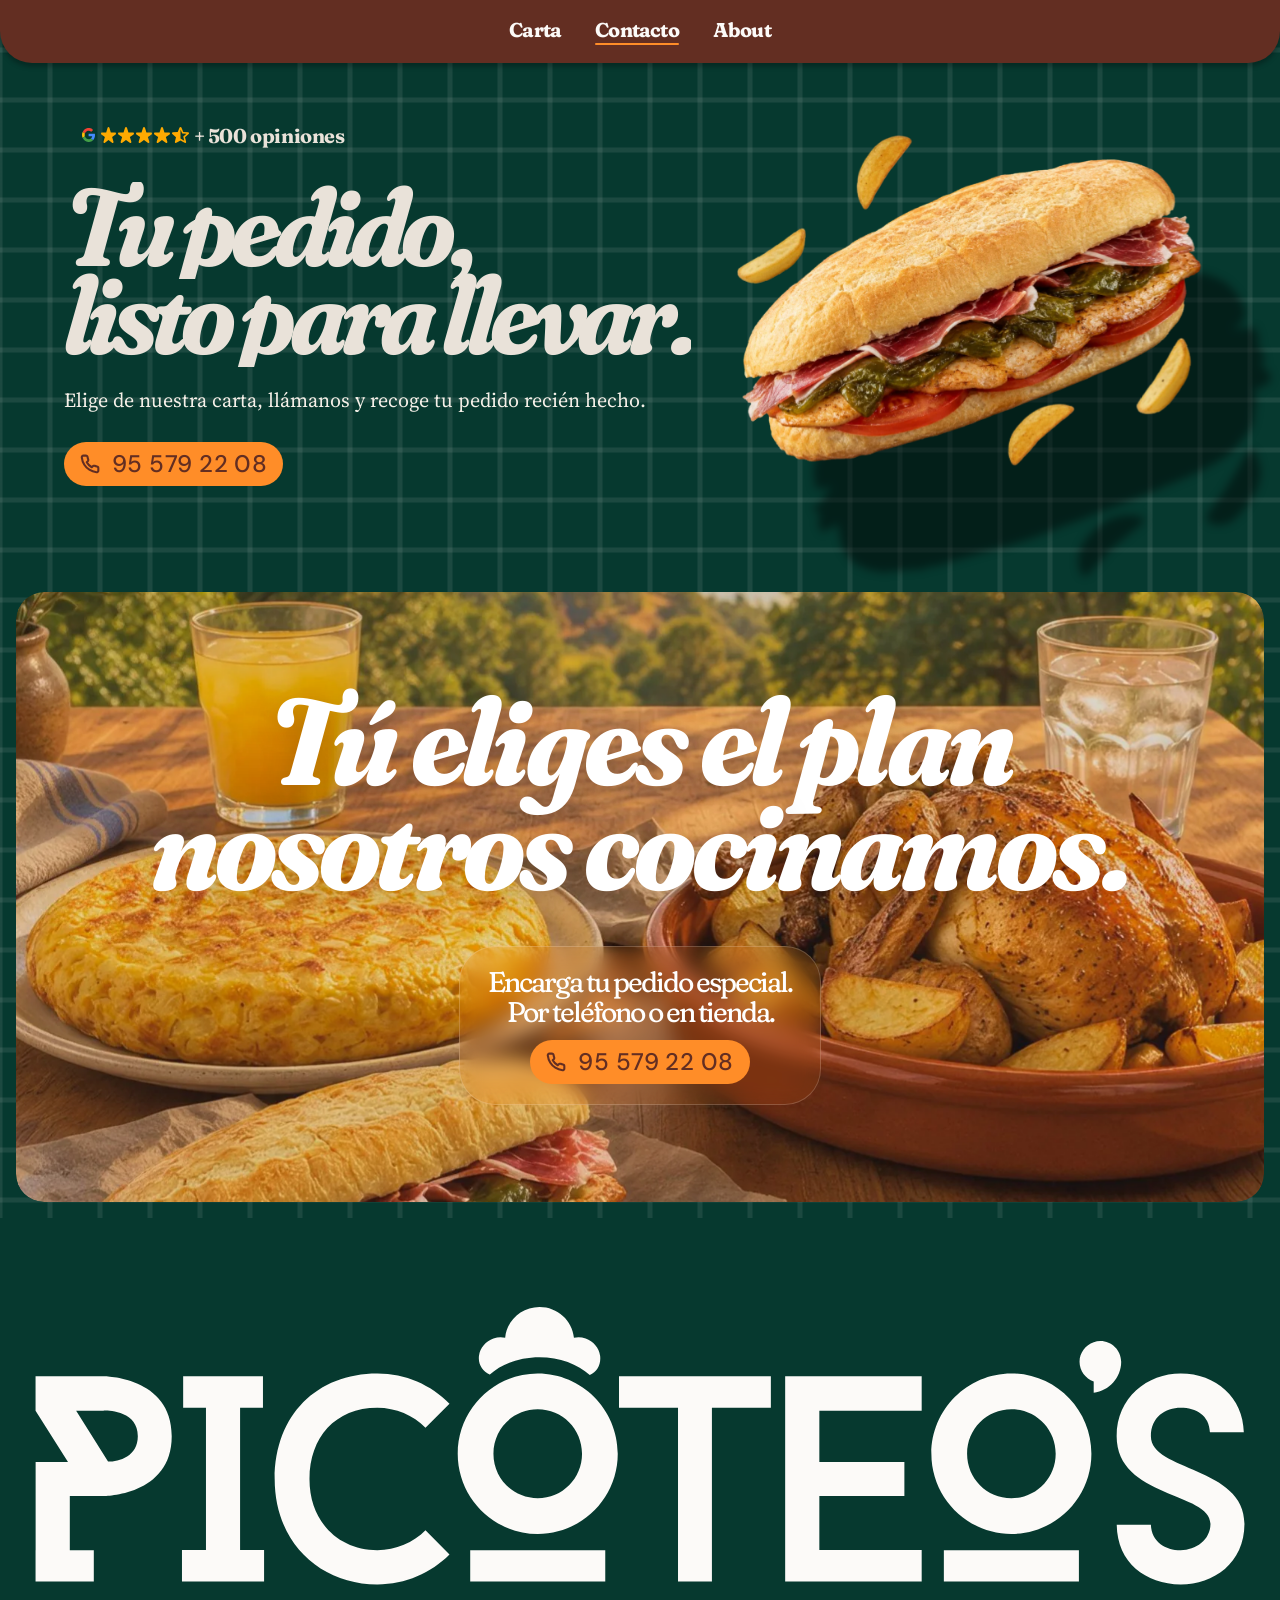
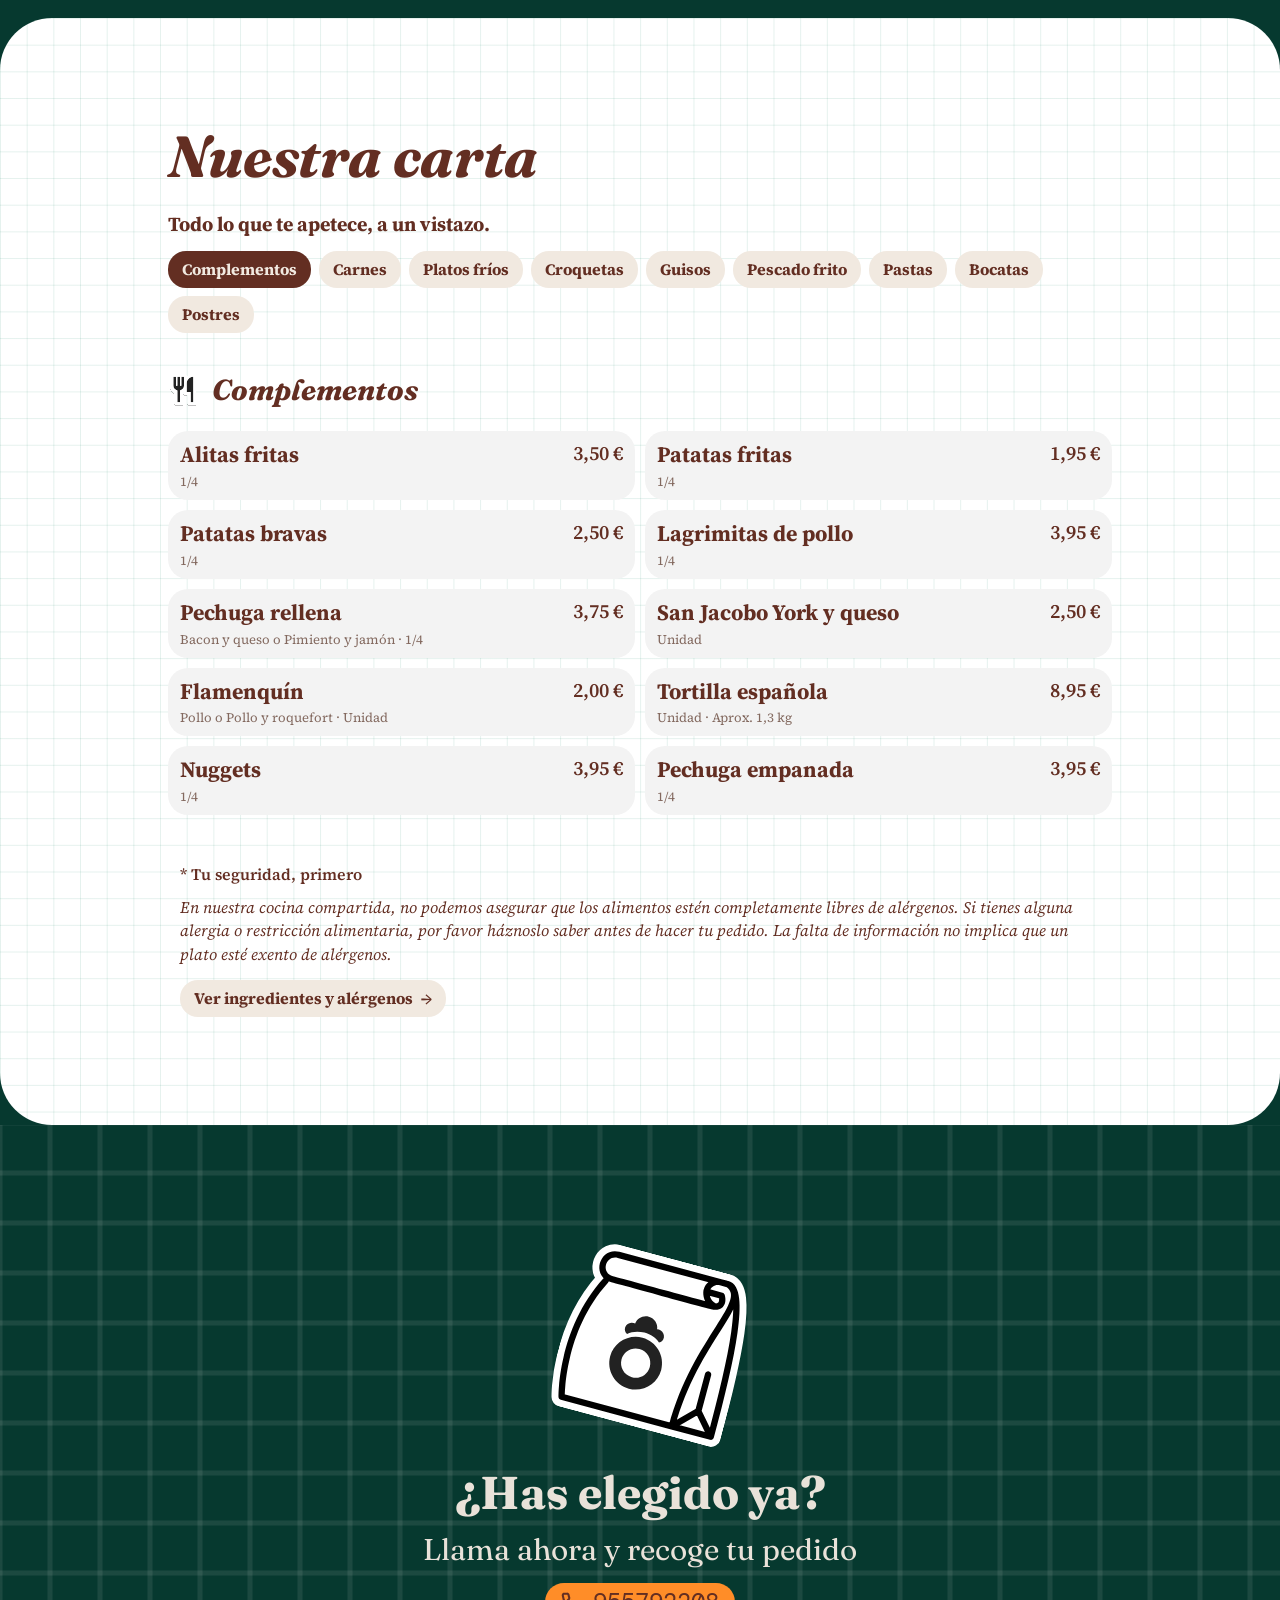
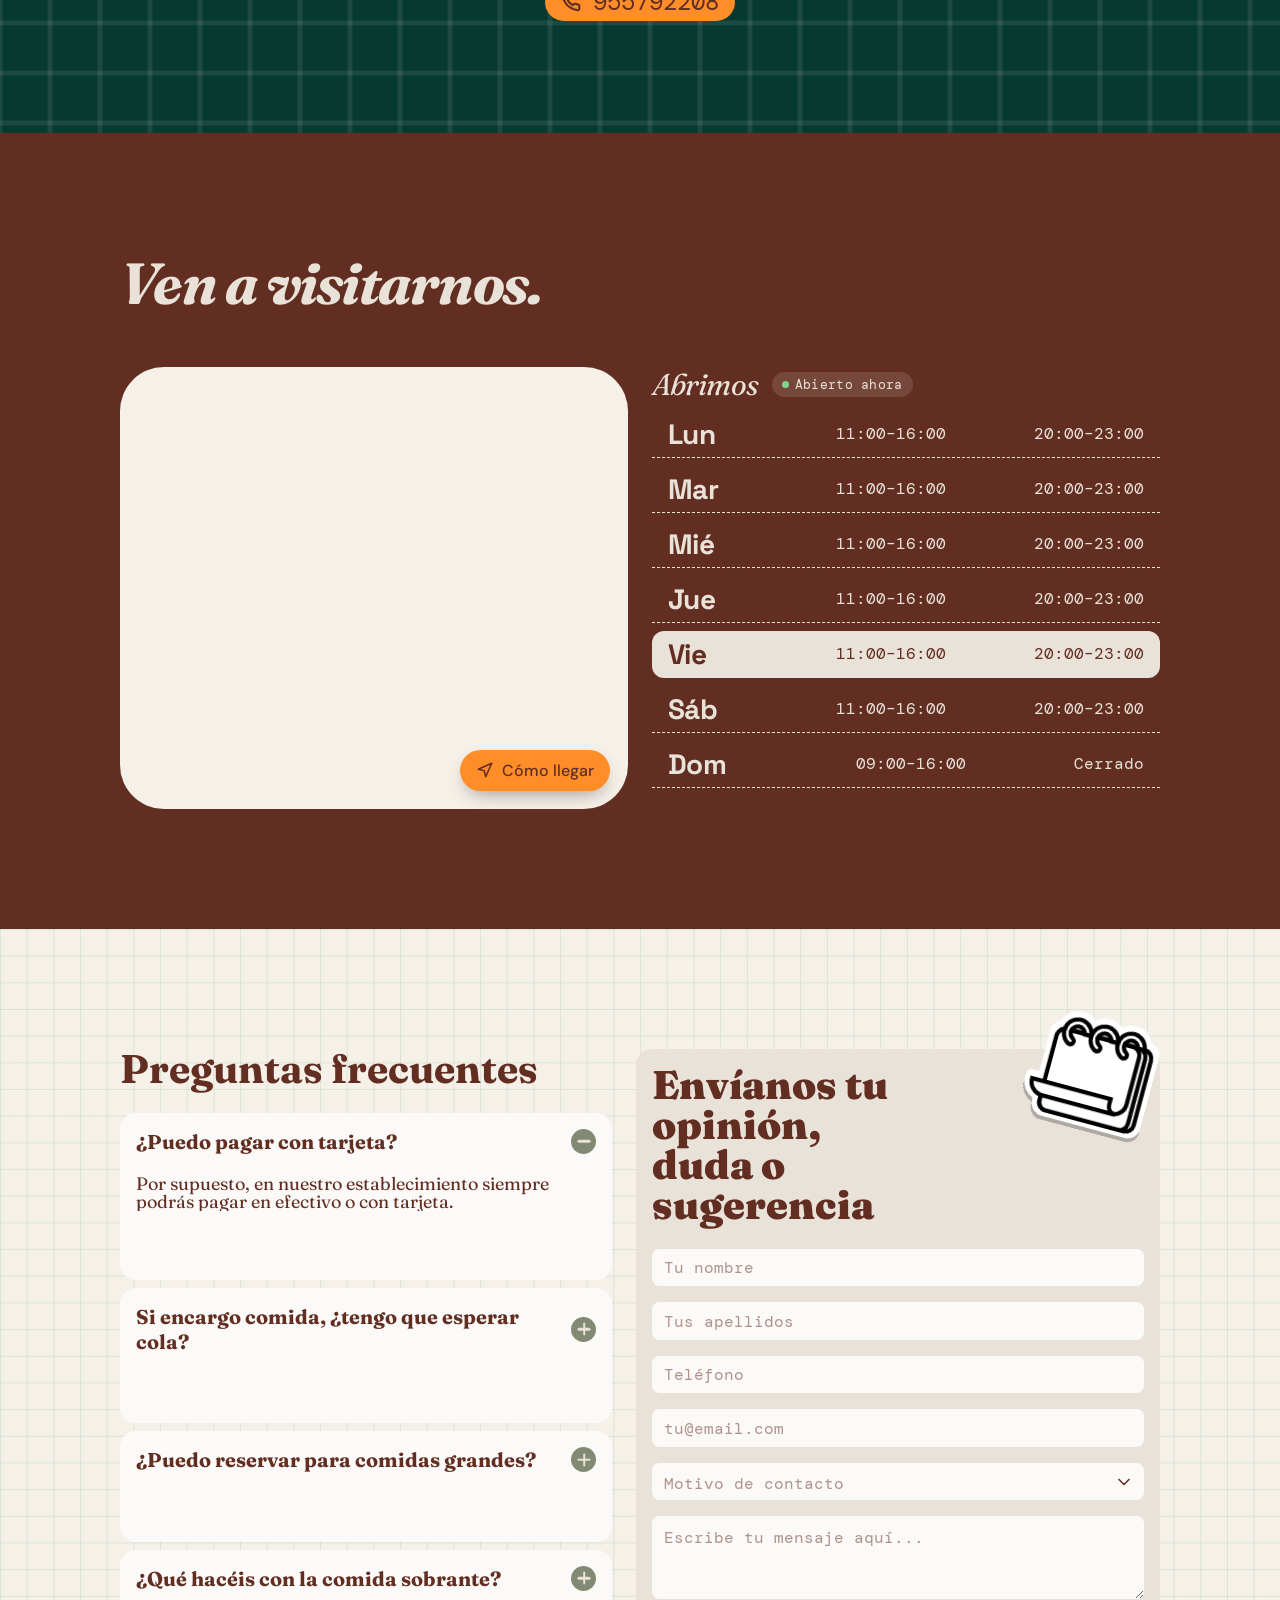
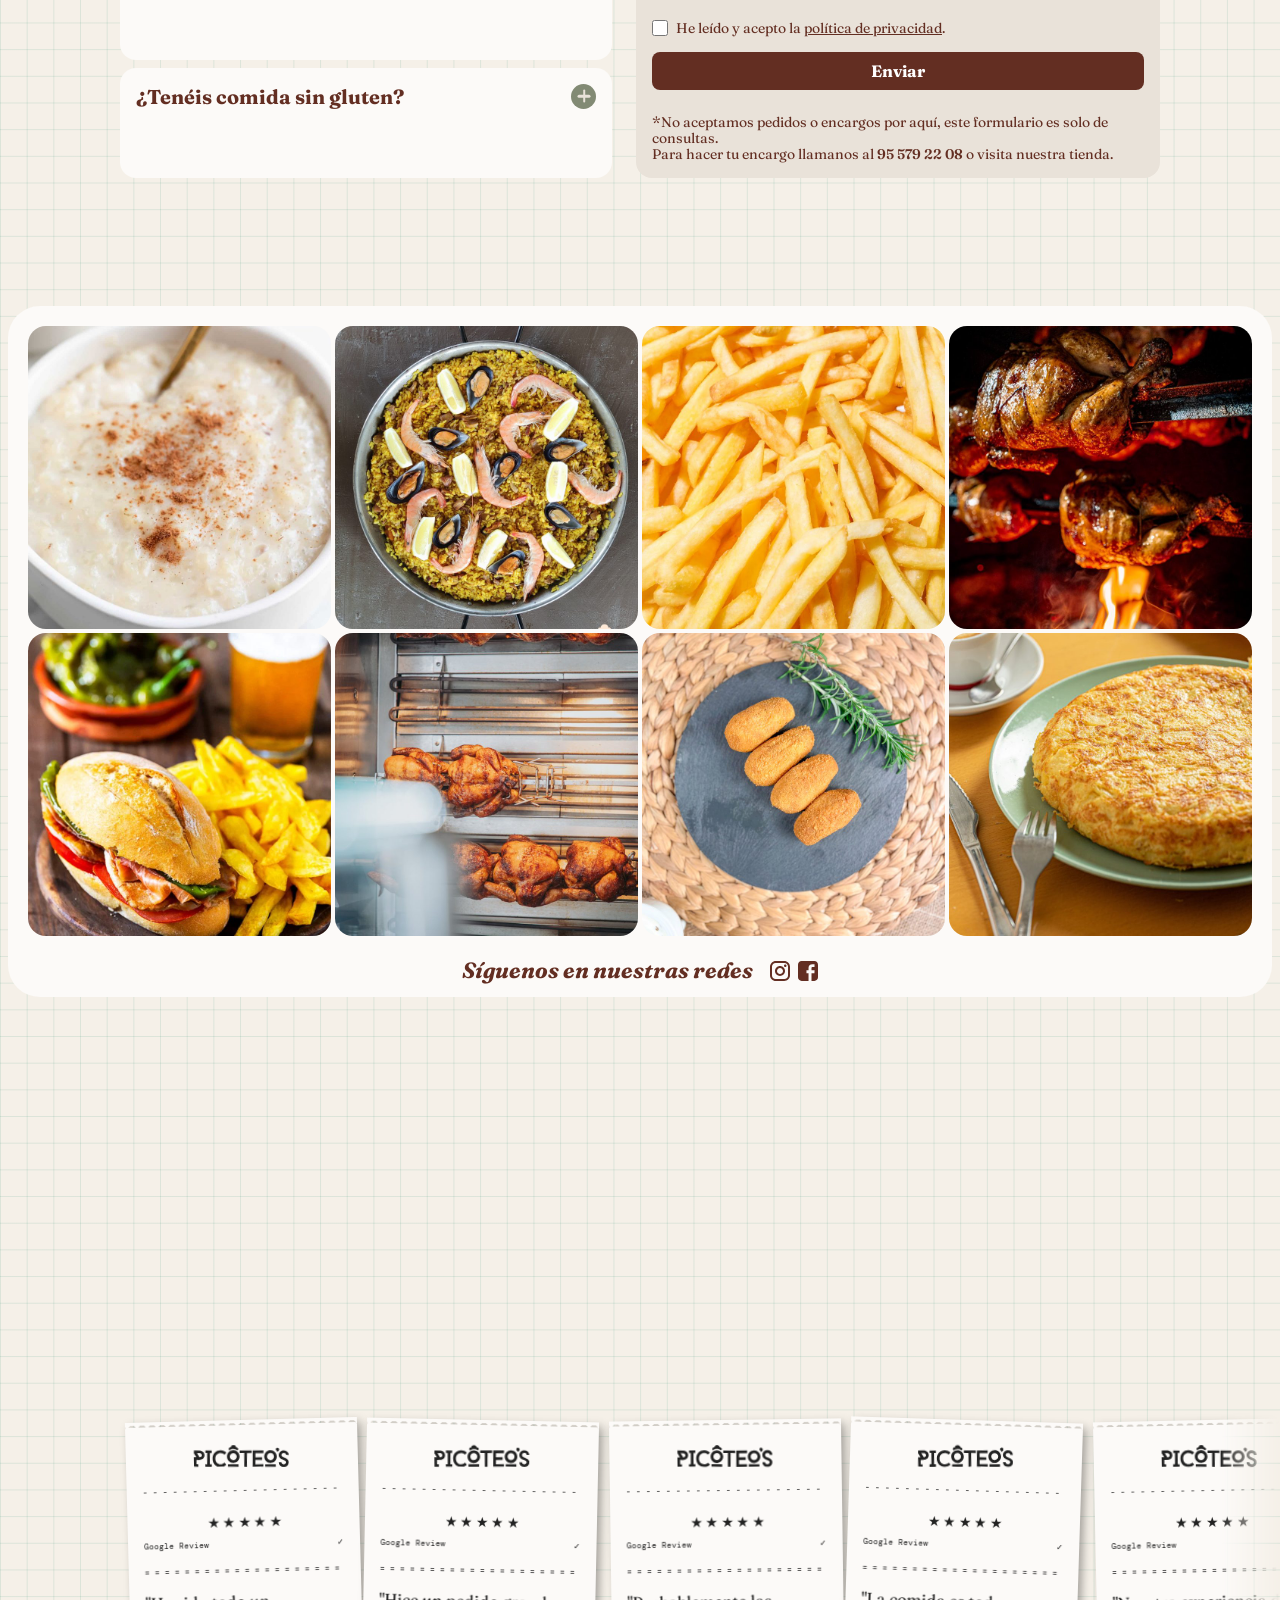
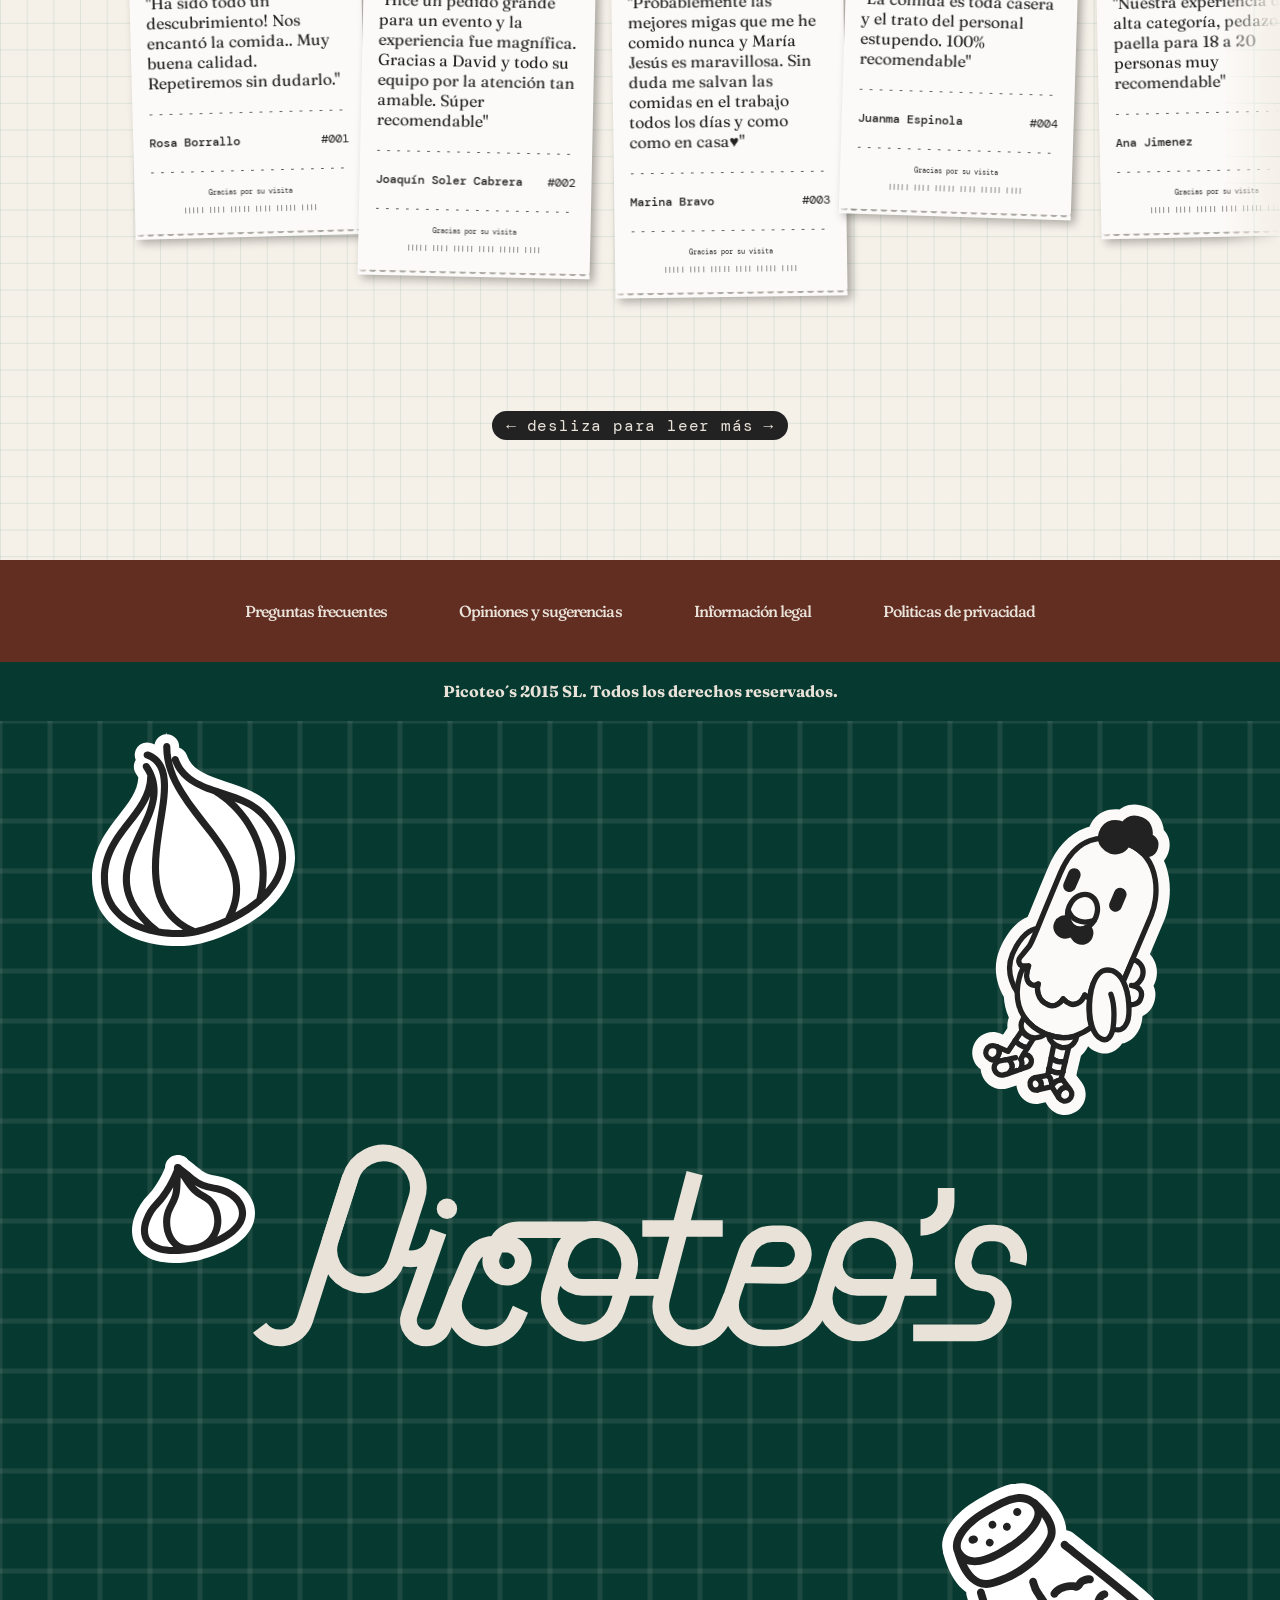
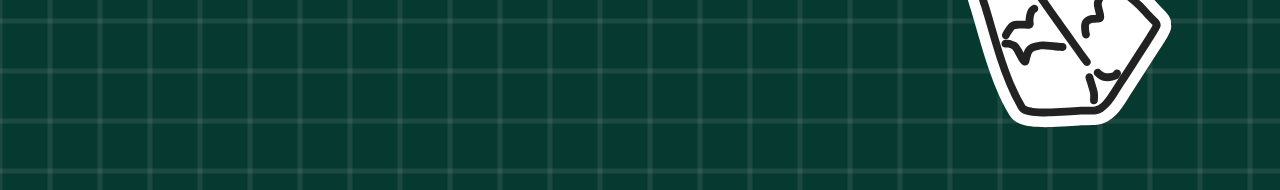
<file: index.html>
<!doctype html>
<html lang="es">
<head>
  <meta charset="utf-8">
  <meta name="viewport" content="width=device-width, initial-scale=1">
  <title>Picoteo's · Comida casera para llevar en San José de la Rinconada</title>
  <meta name="description" content="Comida casera recién hecha para llevar en San José de la Rinconada (Sevilla). Elige de nuestra carta, llámanos al 95 579 22 08 y recoge tu pedido.">
  <meta name="theme-color" content="#06392f">
  <meta property="og:title" content="Picoteo's · Tu pedido, listo para llevar">
  <meta property="og:description" content="Elige de nuestra carta, llámanos y recoge tu pedido recién hecho.">
  <meta property="og:image" content="https://www.picoteos.es/assets/hero-bocadillo.png">
  <meta property="og:url" content="https://www.picoteos.es/">
  <link rel="canonical" href="https://www.picoteos.es/">
  <link rel="icon" href="assets/favicon.svg" type="image/svg+xml">
  <link rel="preconnect" href="https://fonts.googleapis.com">
  <link rel="preconnect" href="https://fonts.gstatic.com" crossorigin>
  <link href="https://fonts.googleapis.com/css2?family=DM+Mono:wght@400;500&family=DM+Sans:opsz,wght@9..40,500&family=Fraunces:ital,opsz,wght,SOFT,WONK@0,9..144,100..900,0..100,0..1;1,9..144,100..900,0..100,0..1&family=Source+Serif+4:ital,opsz,wght@0,8..60,400;0,8..60,600;0,8..60,700;1,8..60,400&family=Space+Grotesk:wght@700&display=swap" rel="stylesheet">
  <link rel="stylesheet" href="css/styles.css">
  <script>document.documentElement.classList.add('js')</script>
  <script type="application/ld+json">
  {"@context":"https://schema.org","@type":"Restaurant","name":"Picoteo's","url":"https://www.picoteos.es","servesCuisine":"Comida casera para llevar","telephone":"+34955792208","address":{"@type":"PostalAddress","streetAddress":"C/ Narciso Monturiol 15, Polígono Industrial El Cáñamo I","addressLocality":"San José de la Rinconada","postalCode":"41300","addressRegion":"Sevilla","addressCountry":"ES"},"sameAs":["https://www.instagram.com/picoteo_s/","https://www.facebook.com/picoteoss"]}
  </script>
</head>
<body>

<header class="nav" id="nav">
  <nav aria-label="Principal">
    <ul class="nav__links">
      <li><a href="#carta">Carta</a></li>
      <li><a href="#contacto">Contacto</a></li>
      <li><a href="#nosotros">About</a></li>
    </ul>
  </nav>
</header>

<main>

  <!-- HERO -->
  <div class="top grid-dark">
  <section class="hero" id="inicio" aria-labelledby="hero-title">
    <div class="hero__inner">
      <div class="hero__text">
        <div class="rating reveal" style="--d:.05s" aria-label="Valoración 4,5 de 5 en Google, más de 500 opiniones">
          <span class="rating__icons" aria-hidden="true">
            <img class="rating__google" src="assets/google.svg" alt="">
            <span class="rating__stars">
              <img src="assets/estrella.svg" alt=""><img src="assets/estrella.svg" alt=""><img src="assets/estrella.svg" alt=""><img src="assets/estrella.svg" alt=""><img src="assets/estrella-media.svg" alt="">
            </span>
          </span>
          <span class="rating__text">+ 500 opiniones</span>
        </div>
        <h1 class="hero__title" id="hero-title">
          <span class="line"><span style="--d:.1s">Tu pedido,</span></span>
          <span class="line"><span style="--d:.22s">listo para llevar.</span></span>
        </h1>
        <p class="hero__lead reveal" style="--d:.35s">Elige de nuestra carta, llámanos y recoge tu pedido recién hecho.</p>
        <a class="btn-tel reveal" style="--d:.45s" href="tel:+34955792208" aria-label="Llamar al 95 579 22 08">
          <img src="assets/telefono.svg" alt=""><span>95 579 22 08</span>
        </a>
      </div>
      <div class="hero__media">
        <div class="hero__img-wrap" data-parallax="12">
          <picture><source srcset="assets/hero-bocadillo.webp" type="image/webp"><img class="hero__img" src="assets/hero-bocadillo.png" alt="Serranito de pollo con jamón, pimiento y tomate, con patatas fritas" width="1199" height="873"></picture>
        </div>
      </div>
    </div>
  </section>

  <!-- TÚ ELIGES EL PLAN -->
  <section class="plan" id="nosotros" aria-labelledby="plan-title">
    <div class="plan__card zoom-in">
      <div class="plan__bg-wrap" aria-hidden="true"><picture><source srcset="assets/plan-fondo.webp" type="image/webp"><img class="plan__bg" src="assets/plan-fondo.jpg" alt="" width="1718" height="2576" data-parallax-bg></picture></div>
      <h2 class="plan__title" id="plan-title"><span class="reveal" style="display:block;--d:.1s">Tú eliges el plan</span><span class="reveal" style="display:block;--d:.22s">nosotros cocinamos.</span></h2>
      <div class="plan__box reveal" style="--d:.35s">
        <p>Encarga tu pedido especial.<br>Por teléfono o en tienda.</p>
        <a class="btn-tel" href="tel:+34955792208" aria-label="Llamar al 95 579 22 08">
          <img src="assets/telefono-2.svg" alt=""><span>95 579 22 08</span>
        </a>
      </div>
    </div>
  </section>
  </div>

  <!-- LOGO -->
  <div class="logo-band-wrap" aria-hidden="true">
    <img class="logo-band reveal" src="assets/logo-banda.svg" alt="" width="1440" height="452">
  </div>

  <!-- CARTA -->
  <div class="carta-wrap">
  <section class="carta grid-light" id="carta" aria-labelledby="carta-title">
    <div class="carta__bento">
      <div class="carta__inner">
        <div class="carta__head">
          <h2 class="h-carta reveal" id="carta-title">Nuestra carta</h2>
          <p class="carta__sub reveal" style="--d:.08s">Todo lo que te apetece, a un vistazo.</p>
          <div class="tabs reveal" style="--d:.15s" role="tablist" aria-label="Secciones de la carta" id="tabs"></div>
        </div>

        <div class="carta__section" id="carta-panel" role="tabpanel" aria-labelledby="tab-complementos">
          <div class="carta__section-title">
            <img src="assets/icono-carta.svg" alt="" aria-hidden="true">
            <h3 id="carta-seccion">Complementos</h3>
          </div>
          <ul class="platos" id="platos">
            <!-- se rellena con js/carta.js; contenido inicial para SEO / sin JS -->
            <li class="plato"><div class="plato__info"><p class="plato__nombre">Alitas fritas</p><p class="plato__desc">1/4</p></div><p class="plato__precio">3,50 €</p></li>
            <li class="plato"><div class="plato__info"><p class="plato__nombre">Patatas fritas</p><p class="plato__desc">1/4</p></div><p class="plato__precio">1,95 €</p></li>
            <li class="plato"><div class="plato__info"><p class="plato__nombre">Patatas bravas</p><p class="plato__desc">1/4</p></div><p class="plato__precio">2,50 €</p></li>
            <li class="plato"><div class="plato__info"><p class="plato__nombre">Lagrimitas de pollo</p><p class="plato__desc">1/4</p></div><p class="plato__precio">3,95 €</p></li>
            <li class="plato"><div class="plato__info"><p class="plato__nombre">Pechuga rellena</p><p class="plato__desc">Bacon y queso o Pimiento y jamón · 1/4</p></div><p class="plato__precio">3,75 €</p></li>
            <li class="plato"><div class="plato__info"><p class="plato__nombre">San Jacobo York y queso</p><p class="plato__desc">Unidad</p></div><p class="plato__precio">2,50 €</p></li>
            <li class="plato"><div class="plato__info"><p class="plato__nombre">Flamenquín</p><p class="plato__desc">Pollo o Pollo y roquefort · Unidad</p></div><p class="plato__precio">2,00 €</p></li>
            <li class="plato"><div class="plato__info"><p class="plato__nombre">Tortilla española</p><p class="plato__desc">Unidad · Aprox. 1,3 kg</p></div><p class="plato__precio">8,95 €</p></li>
            <li class="plato"><div class="plato__info"><p class="plato__nombre">Nuggets</p><p class="plato__desc">1/4</p></div><p class="plato__precio">3,95 €</p></li>
            <li class="plato"><div class="plato__info"><p class="plato__nombre">Pechuga empanada</p><p class="plato__desc">1/4</p></div><p class="plato__precio">3,95 €</p></li>
          </ul>
        </div>

        <div class="carta__nota reveal">
          <p><strong>* Tu seguridad, primero</strong></p>
          <p><em>En nuestra cocina compartida, no podemos asegurar que los alimentos estén completamente libres de alérgenos. Si tienes alguna alergia o restricción alimentaria, por favor háznoslo saber antes de hacer tu pedido. La falta de información no implica que un plato esté exento de alérgenos.</em></p>
          <a class="link-alergenos" href="alergenos.html">Ver ingredientes y alérgenos <span aria-hidden="true">→</span></a>
        </div>
      </div>
    </div>
  </section>
  </div>

  <!-- CTA -->
  <section class="cta grid-dark" aria-labelledby="cta-title">
    <div class="cta__inner">
      <div class="cta__sticker reveal"><img src="assets/sticker-bolsa.svg" alt="" aria-hidden="true"></div>
      <h2 class="reveal" style="--d:.08s" id="cta-title">¿Has elegido ya?</h2>
      <p class="reveal" style="--d:.16s">Llama ahora y recoge tu pedido</p>
      <a class="btn-tel btn-tel--mono reveal" style="--d:.24s" href="tel:+34955792208" aria-label="Llamar al 955 792 208">
        <img src="assets/telefono-3.svg" alt=""><span>955792208</span>
      </a>
    </div>
  </section>

  <!-- VEN A VISITARNOS -->
  <section class="visita" id="visitanos" aria-labelledby="visita-title">
    <div class="visita__inner">
      <h2 class="reveal" id="visita-title">Ven a visitarnos.</h2>
      <a class="visita__dir reveal" style="--d:.06s" href="https://share.google/1BEOyxbYcfR8LQf0x" target="_blank" rel="noopener">
        <img src="assets/pin.svg" alt=""><span>Calle C/ Narciso Monturiol 15, Polígono Industrial El Cáñamo I</span>
      </a>
      <div class="visita__grid">
        <div class="mapa zoom-in">
          <iframe title="Mapa: Picoteo's en C/ Narciso Monturiol 15, San José de la Rinconada" loading="lazy" referrerpolicy="no-referrer-when-downgrade" allowfullscreen
            src="https://maps.google.com/maps?q=Picoteo's%2C%20Calle%20Narciso%20Monturiol%2015%2C%2041300%20San%20Jos%C3%A9%20de%20la%20Rinconada%2C%20Sevilla&z=16&hl=es&output=embed"></iframe>
          <a class="mapa__btn" target="_blank" rel="noopener" href="https://www.google.com/maps/dir/?api=1&destination=Picoteo's%2C%20Calle%20Narciso%20Monturiol%2015%2C%2041300%20San%20Jos%C3%A9%20de%20la%20Rinconada%2C%20Sevilla">
            <svg viewBox="0 0 24 24" fill="none" stroke="currentColor" stroke-width="2" stroke-linecap="round" stroke-linejoin="round" aria-hidden="true"><path d="M3 11l18-8-8 18-2-8-8-2z"/></svg>
            Cómo llegar
          </a>
        </div>
        <div class="horario">
          <h3 class="reveal">Abrimos <span class="estado" id="estado" hidden></span></h3>
          <div class="dia reveal" data-dia="1" style="--d:.04s"><span class="dia__nombre">Lun</span><span class="dia__h">11:00–16:00</span><span class="dia__h">20:00–23:00</span></div>
          <div class="dia reveal" data-dia="2" style="--d:.08s"><span class="dia__nombre">Mar</span><span class="dia__h">11:00–16:00</span><span class="dia__h">20:00–23:00</span></div>
          <div class="dia reveal" data-dia="3" style="--d:.12s"><span class="dia__nombre">Mié</span><span class="dia__h">11:00–16:00</span><span class="dia__h">20:00–23:00</span></div>
          <div class="dia reveal" data-dia="4" style="--d:.16s"><span class="dia__nombre">Jue</span><span class="dia__h">11:00–16:00</span><span class="dia__h">20:00–23:00</span></div>
          <div class="dia reveal" data-dia="5" style="--d:.20s"><span class="dia__nombre">Vie</span><span class="dia__h">11:00–16:00</span><span class="dia__h">20:00–23:00</span></div>
          <div class="dia reveal" data-dia="6" style="--d:.24s"><span class="dia__nombre">Sáb</span><span class="dia__h">11:00–16:00</span><span class="dia__h">20:00–23:00</span></div>
          <div class="dia reveal" data-dia="0" style="--d:.28s"><span class="dia__nombre">Dom</span><span class="dia__h">09:00–16:00</span><span class="dia__h">Cerrado</span></div>
        </div>
      </div>
    </div>
  </section>

  <!-- FAQ + FORMULARIO -->
  <div class="crema-wrap grid-light">
  <section class="faqform" id="contacto" aria-label="Preguntas frecuentes y contacto">
    <div class="faqform__inner">
      <div class="faq" id="faq">
        <h2 class="reveal">Preguntas frecuentes</h2>
        <div class="faq__list">
          <div class="faq__item is-open reveal">
            <button class="faq__q" aria-expanded="true" aria-controls="faq-a1" id="faq-q1">
              <span>¿Puedo pagar con tarjeta?</span>
              <span class="toggle" aria-hidden="true" data-name="botón minimizar"></span>
            </button>
            <div class="faq__a" id="faq-a1" role="region" aria-labelledby="faq-q1"><div><p>Por supuesto, en nuestro establecimiento siempre podrás pagar en efectivo o con tarjeta.</p></div></div>
          </div>
          <div class="faq__item reveal" style="--d:.05s">
            <button class="faq__q" aria-expanded="false" aria-controls="faq-a2" id="faq-q2">
              <span>Si encargo comida, ¿tengo que esperar cola?</span>
              <span class="toggle" aria-hidden="true" data-name="botón maximizar"></span>
            </button>
            <div class="faq__a" id="faq-a2" role="region" aria-labelledby="faq-q2"><div><p>No. Llámanos al <a href="tel:+34955792208">95 579 22 08</a>, dinos qué quieres y a qué hora pasas, y tendrás tu pedido preparado para recogerlo sin esperas.</p></div></div>
          </div>
          <div class="faq__item reveal" style="--d:.1s">
            <button class="faq__q" aria-expanded="false" aria-controls="faq-a3" id="faq-q3">
              <span>¿Puedo reservar para comidas grandes?</span>
              <span class="toggle" aria-hidden="true" data-name="botón maximizar"></span>
            </button>
            <div class="faq__a" id="faq-a3" role="region" aria-labelledby="faq-q3"><div><p>Sí. Preparamos encargos para reuniones, celebraciones y eventos, como paellas o bandejas para grupos. Llámanos con antelación y lo organizamos contigo.</p></div></div>
          </div>
          <div class="faq__item reveal" style="--d:.15s">
            <button class="faq__q" aria-expanded="false" aria-controls="faq-a4" id="faq-q4">
              <span>¿Qué hacéis con la comida sobrante?</span>
              <span class="toggle" aria-hidden="true" data-name="botón maximizar"></span>
            </button>
            <div class="faq__a" id="faq-a4" role="region" aria-labelledby="faq-q4"><div><p>Cocinamos cada día ajustando las cantidades para que todo salga recién hecho y se desperdicie lo mínimo posible.</p></div></div>
          </div>
          <div class="faq__item reveal" style="--d:.2s">
            <button class="faq__q" aria-expanded="false" aria-controls="faq-a5" id="faq-q5">
              <span>¿Tenéis comida sin gluten?</span>
              <span class="toggle" aria-hidden="true" data-name="botón maximizar"></span>
            </button>
            <div class="faq__a" id="faq-a5" role="region" aria-labelledby="faq-q5"><div><p>Muchos de nuestros platos no llevan gluten entre sus ingredientes; puedes consultarlos en <a href="alergenos.html">ingredientes y alérgenos</a>. Al ser una cocina compartida no podemos garantizar la ausencia de trazas, así que avísanos de tu alergia al hacer el pedido.</p></div></div>
          </div>
        </div>
      </div>

      <div class="form-card reveal" style="--d:.1s">
        <div class="form-card__sticker" aria-hidden="true"><img src="assets/sticker-calendario.svg" alt=""></div>
        <h2 id="form-title">Envíanos tu opinión,<br>duda o sugerencia</h2>
        <form class="form" id="form" action="https://formsubmit.co/monochromejoseantonio@gmail.com" method="POST" novalidate aria-labelledby="form-title">
          <input type="hidden" name="_subject" value="Nuevo mensaje desde la web de Picoteo's">
          <input type="hidden" name="_template" value="table">
          <input type="hidden" name="_captcha" value="false">
          <input type="text" name="_honey" class="hp" tabindex="-1" autocomplete="off" aria-hidden="true">
          <div class="field"><label class="sr-only" for="f-nombre">Tu nombre</label><input id="f-nombre" name="Nombre" type="text" placeholder="Tu nombre" autocomplete="given-name" required></div>
          <div class="field"><label class="sr-only" for="f-apellidos">Tus apellidos</label><input id="f-apellidos" name="Apellidos" type="text" placeholder="Tus apellidos" autocomplete="family-name"></div>
          <div class="field"><label class="sr-only" for="f-tel">Teléfono</label><input id="f-tel" name="Teléfono" type="tel" placeholder="Teléfono" autocomplete="tel" inputmode="tel" pattern="[0-9+\s()-]{9,}"></div>
          <div class="field"><label class="sr-only" for="f-email">Email</label><input id="f-email" name="email" type="email" placeholder="tu@email.com" autocomplete="email" required></div>
          <div class="field"><label class="sr-only" for="f-motivo">Motivo de contacto</label>
            <select id="f-motivo" name="Motivo" required>
              <option value="" disabled selected>Motivo de contacto</option>
              <option>Opinión</option>
              <option>Duda</option>
              <option>Sugerencia</option>
              <option>Otro</option>
            </select>
          </div>
          <div class="field"><label class="sr-only" for="f-msg">Mensaje</label><textarea id="f-msg" name="Mensaje" placeholder="Escribe tu mensaje aquí..." required></textarea></div>
          <label class="check"><input type="checkbox" name="Acepta privacidad" value="Sí" required> <span>He leído y acepto la <a href="politica-privacidad.html" target="_blank">política de privacidad</a>.</span></label>
          <button class="btn-enviar" type="submit"><span class="label">Enviar</span><span class="spinner" aria-hidden="true"></span></button>
          <div class="form__msg" id="form-msg" role="status" aria-live="polite"></div>
        </form>
        <p class="form__note">*No aceptamos pedidos o encargos por aquí, este formulario es solo de consultas.<br>Para hacer tu encargo llamanos al <a href="tel:+34955792208">95 579 22 08</a> o visita nuestra tienda.</p>
      </div>
    </div>
  </section>

  <!-- REDES SOCIALES -->
  <section class="redes" aria-label="Síguenos en nuestras redes">
    <div class="redes__card reveal">
      <div class="feed" id="feed">
        <div class="feed__widget">
          <div id="JFWebsiteWidget-01a1a832a20870008c680a4276f1d2449093"></div>
        </div>
        <div class="feed__fallback" aria-label="Publicaciones de Instagram">
          <a href="https://www.instagram.com/picoteo_s/" target="_blank" rel="noopener"><img src="assets/insta-1.jpg" alt="Arroz con leche con canela" loading="lazy"></a>
          <a href="https://www.instagram.com/picoteo_s/" target="_blank" rel="noopener"><img src="assets/insta-2.jpg" alt="Paella de marisco" loading="lazy"></a>
          <a href="https://www.instagram.com/picoteo_s/" target="_blank" rel="noopener"><img src="assets/insta-3.jpg" alt="Patatas fritas" loading="lazy"></a>
          <a href="https://www.instagram.com/picoteo_s/" target="_blank" rel="noopener"><img src="assets/insta-4.jpg" alt="Pollos asados al fuego" loading="lazy"></a>
          <a href="https://www.instagram.com/picoteo_s/" target="_blank" rel="noopener"><img src="assets/insta-5.jpg" alt="Serranito con patatas y cerveza" loading="lazy"></a>
          <a href="https://www.instagram.com/picoteo_s/" target="_blank" rel="noopener"><img src="assets/insta-6.jpg" alt="Asador de pollos" loading="lazy"></a>
          <a href="https://www.instagram.com/picoteo_s/" target="_blank" rel="noopener"><img src="assets/insta-7.jpg" alt="Croquetas caseras" loading="lazy"></a>
          <a href="https://www.instagram.com/picoteo_s/" target="_blank" rel="noopener"><img src="assets/insta-8.jpg" alt="Tortilla de patatas" loading="lazy"></a>
        </div>
      </div>
      <div class="redes__foot">
        <p>Síguenos en nuestras redes</p>
        <div class="redes__icons">
          <a href="https://www.instagram.com/picoteo_s/" target="_blank" rel="noopener" aria-label="Instagram de Picoteo's"><img src="assets/instagram.svg" alt=""></a>
          <a href="https://www.facebook.com/picoteoss" target="_blank" rel="noopener" aria-label="Facebook de Picoteo's"><img src="assets/facebook.svg" alt=""></a>
        </div>
      </div>
    </div>
  </section>

  <!-- TESTIMONIOS -->
  <section class="testimonios" id="opiniones" aria-labelledby="testimonios-title">
    <div class="testimonios__head">
      <div class="rating reveal" aria-label="Valoración 4,5 de 5 en Google, más de 500 opiniones">
        <span class="rating__icons" aria-hidden="true">
          <img class="rating__google" src="assets/google-2.svg" alt="">
          <span class="rating__stars">
            <img src="assets/estrella-2.svg" alt=""><img src="assets/estrella-2.svg" alt=""><img src="assets/estrella-2.svg" alt=""><img src="assets/estrella-2.svg" alt=""><img src="assets/estrella-media-2.svg" alt="">
          </span>
        </span>
        <span class="rating__text">+ 500 opiniones</span>
      </div>
      <h2 class="reveal" style="--d:.06s" id="testimonios-title">Siempre dispuestos a dar el mejor servicio</h2>
      <p class="testimonios__lead reveal" style="--d:.12s">Estas reseñas son el mejor reflejo de cómo vivimos el servicio<br>y la calidad en cada interacción.</p>
    </div>
    <div class="strip" id="strip" tabindex="0" aria-label="Reseñas de clientes, desplázate horizontalmente"></div>
    <div class="swipe"><span><button type="button" data-dir="-1" aria-label="Reseñas anteriores">←</button> desliza para leer más <button type="button" data-dir="1" aria-label="Más reseñas">→</button></span></div>
  </section>
  </div>

</main>

<footer>
  <nav class="footer-links" aria-label="Pie de página">
    <ul>
      <li><a href="#faq">Preguntas frecuentes</a></li>
      <li><a href="#contacto">Opiniones y sugerencias</a></li>
      <li><a href="informacion-legal.html">Información legal</a></li>
      <li><a href="politica-privacidad.html">Politicas de privacidad</a></li>
    </ul>
  </nav>
  <div class="copy"><p>Picoteo´s 2015 SL. Todos los derechos reservados.</p></div>
  <div class="footer-art grid-dark" aria-hidden="true">
    <img class="sticker sticker--cebolla" src="assets/sticker-cebolla.svg" alt="">
    <img class="sticker sticker--ajo" src="assets/sticker-ajo.svg" alt="">
    <img class="sticker sticker--pollo" src="assets/sticker-pollo.svg" alt="">
    <img class="sticker sticker--salero" src="assets/sticker-salero.svg" alt="">
    <img class="footer-art__firma reveal" src="assets/firma-picoteos.svg" alt="">
  </div>
</footer>

<script src="js/carta.js"></script>
<script src="js/main.js"></script>
<script src="https://www.jotform.com/website-widgets/embed/01a1a832a20870008c680a4276f1d2449093" defer></script>
</body>
</html>
</file>
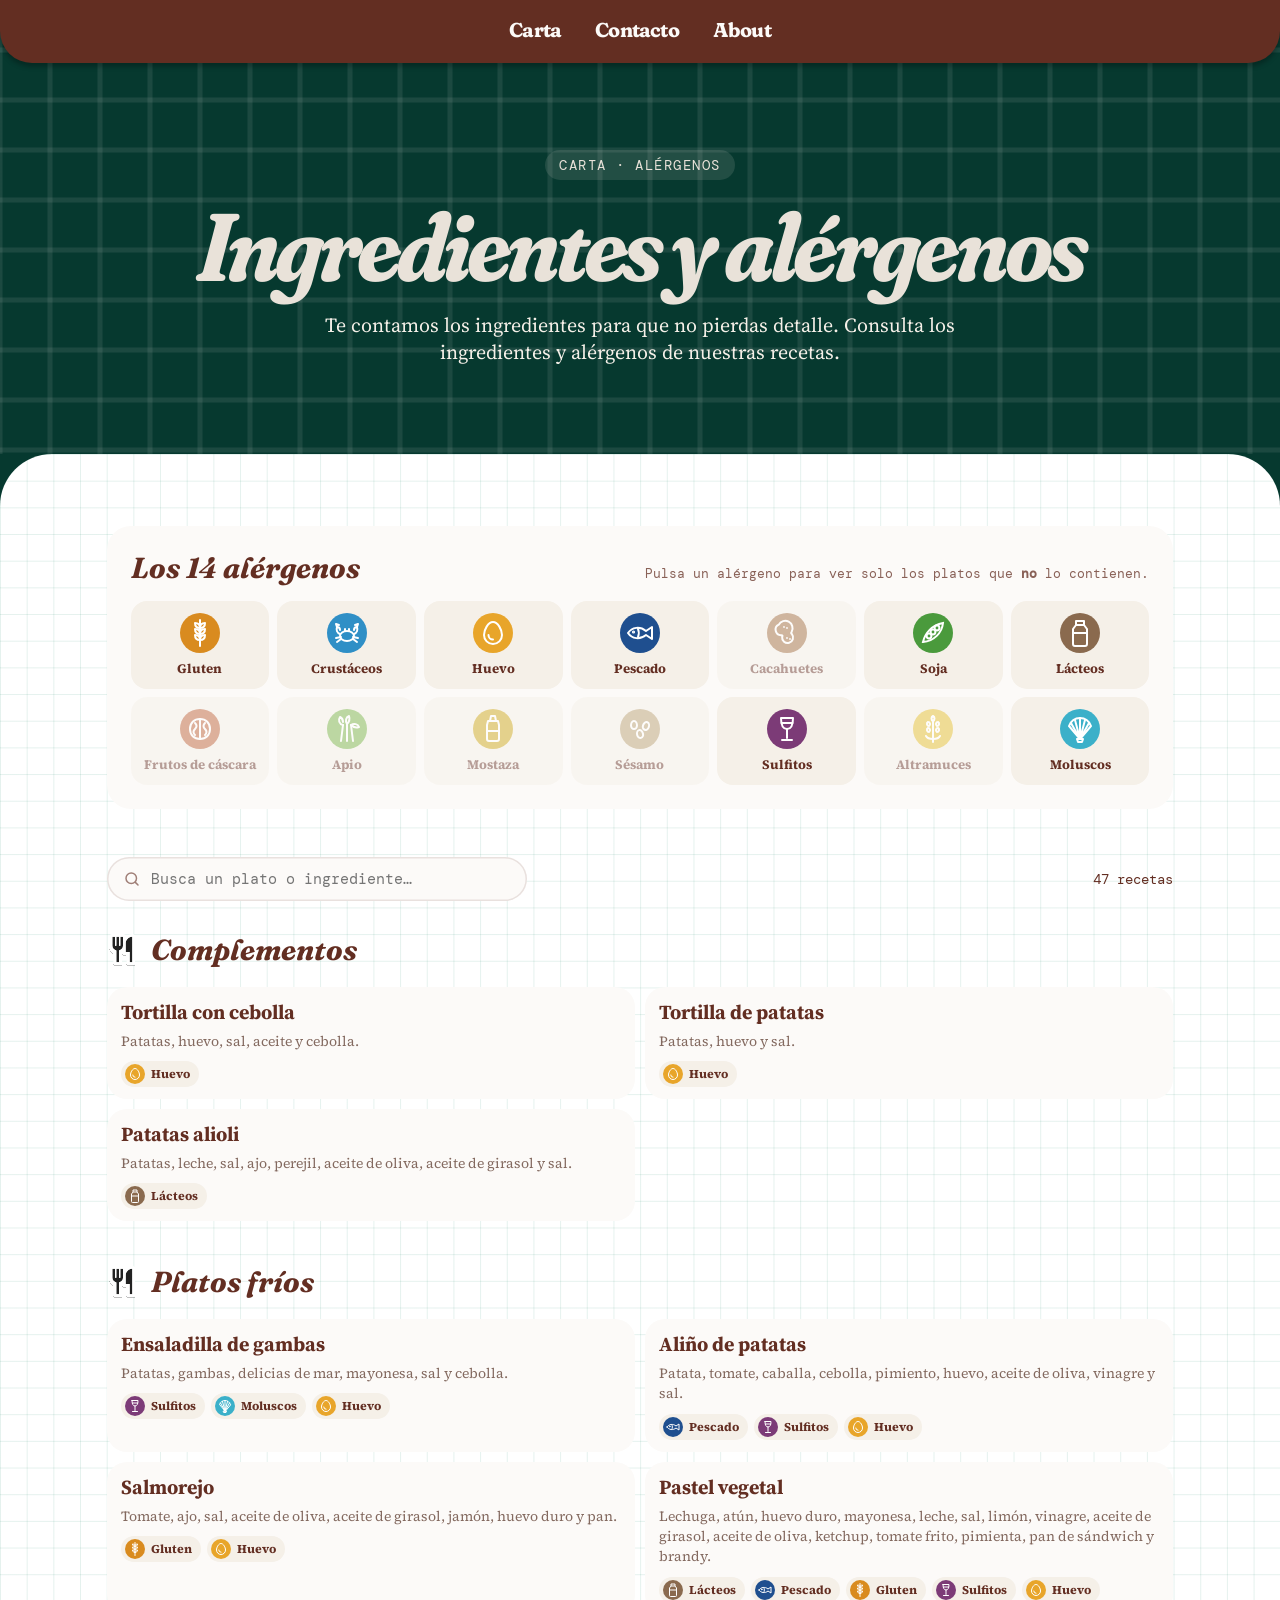
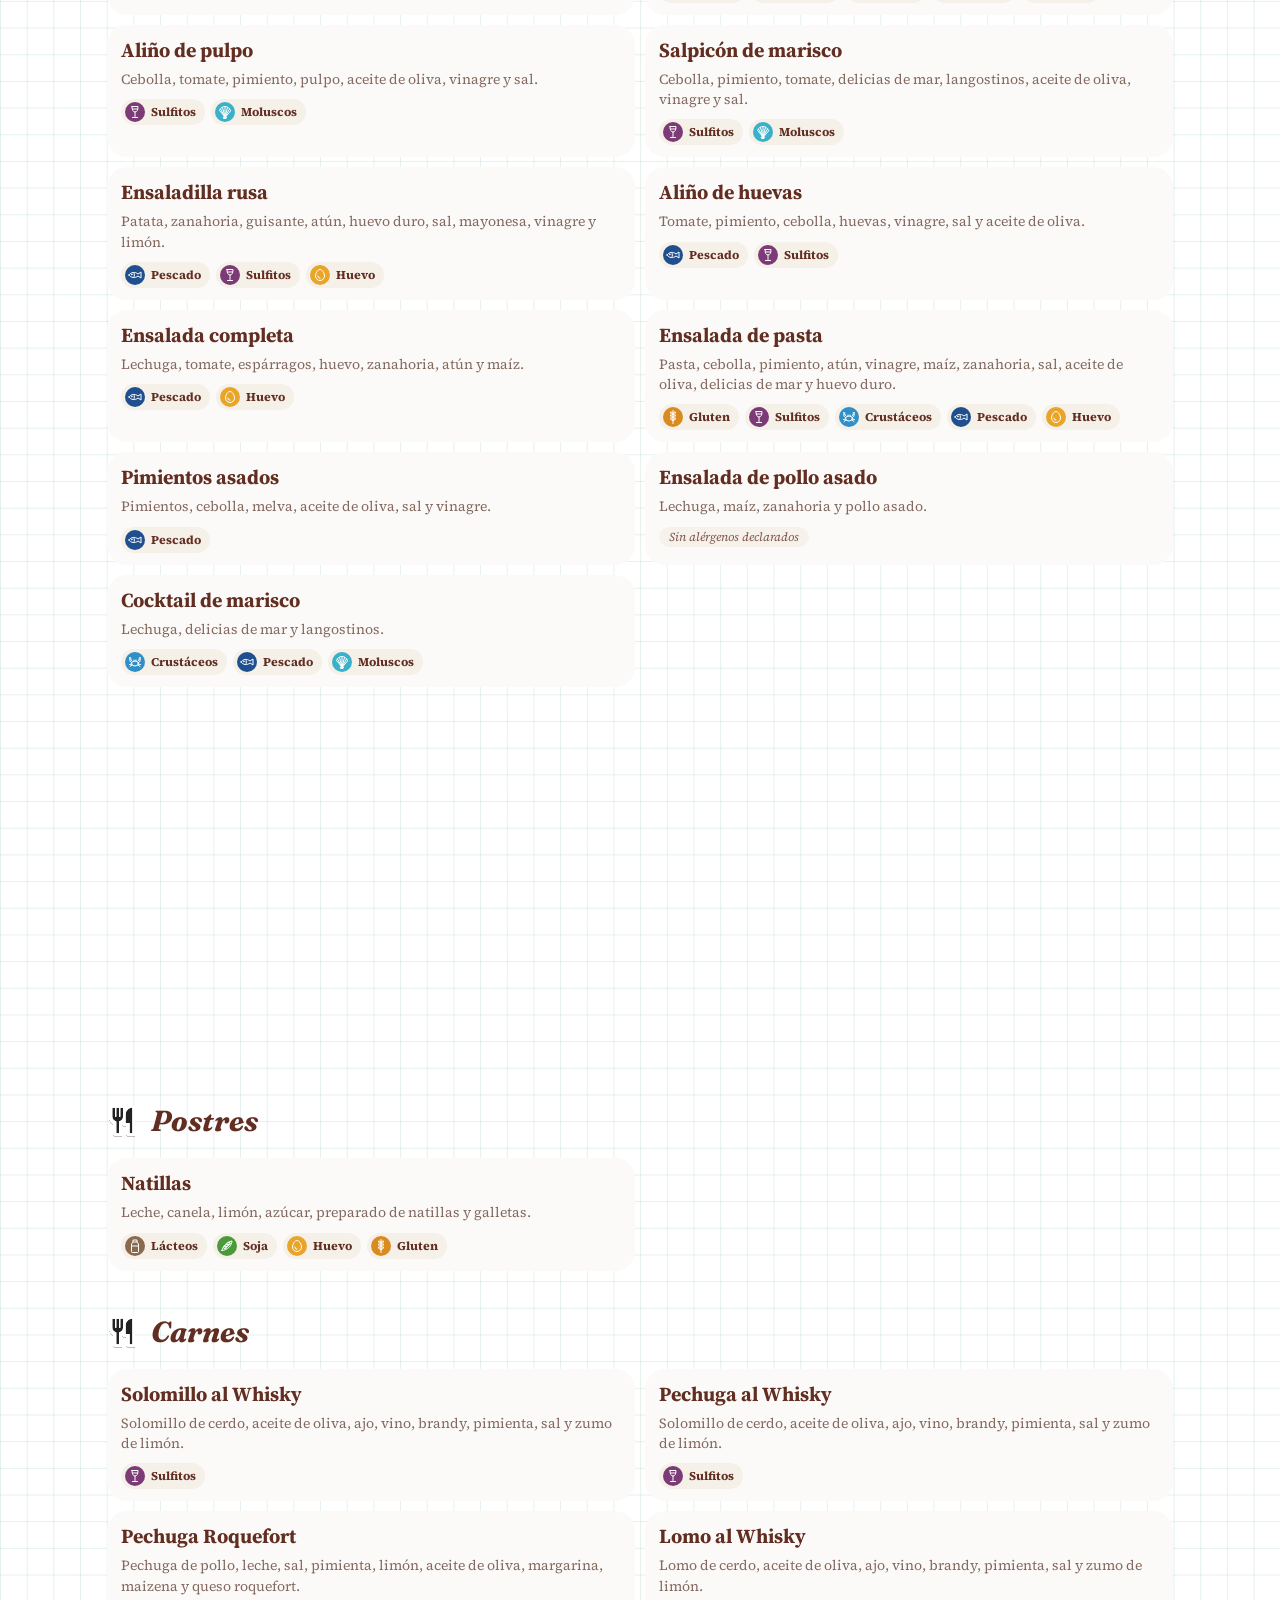
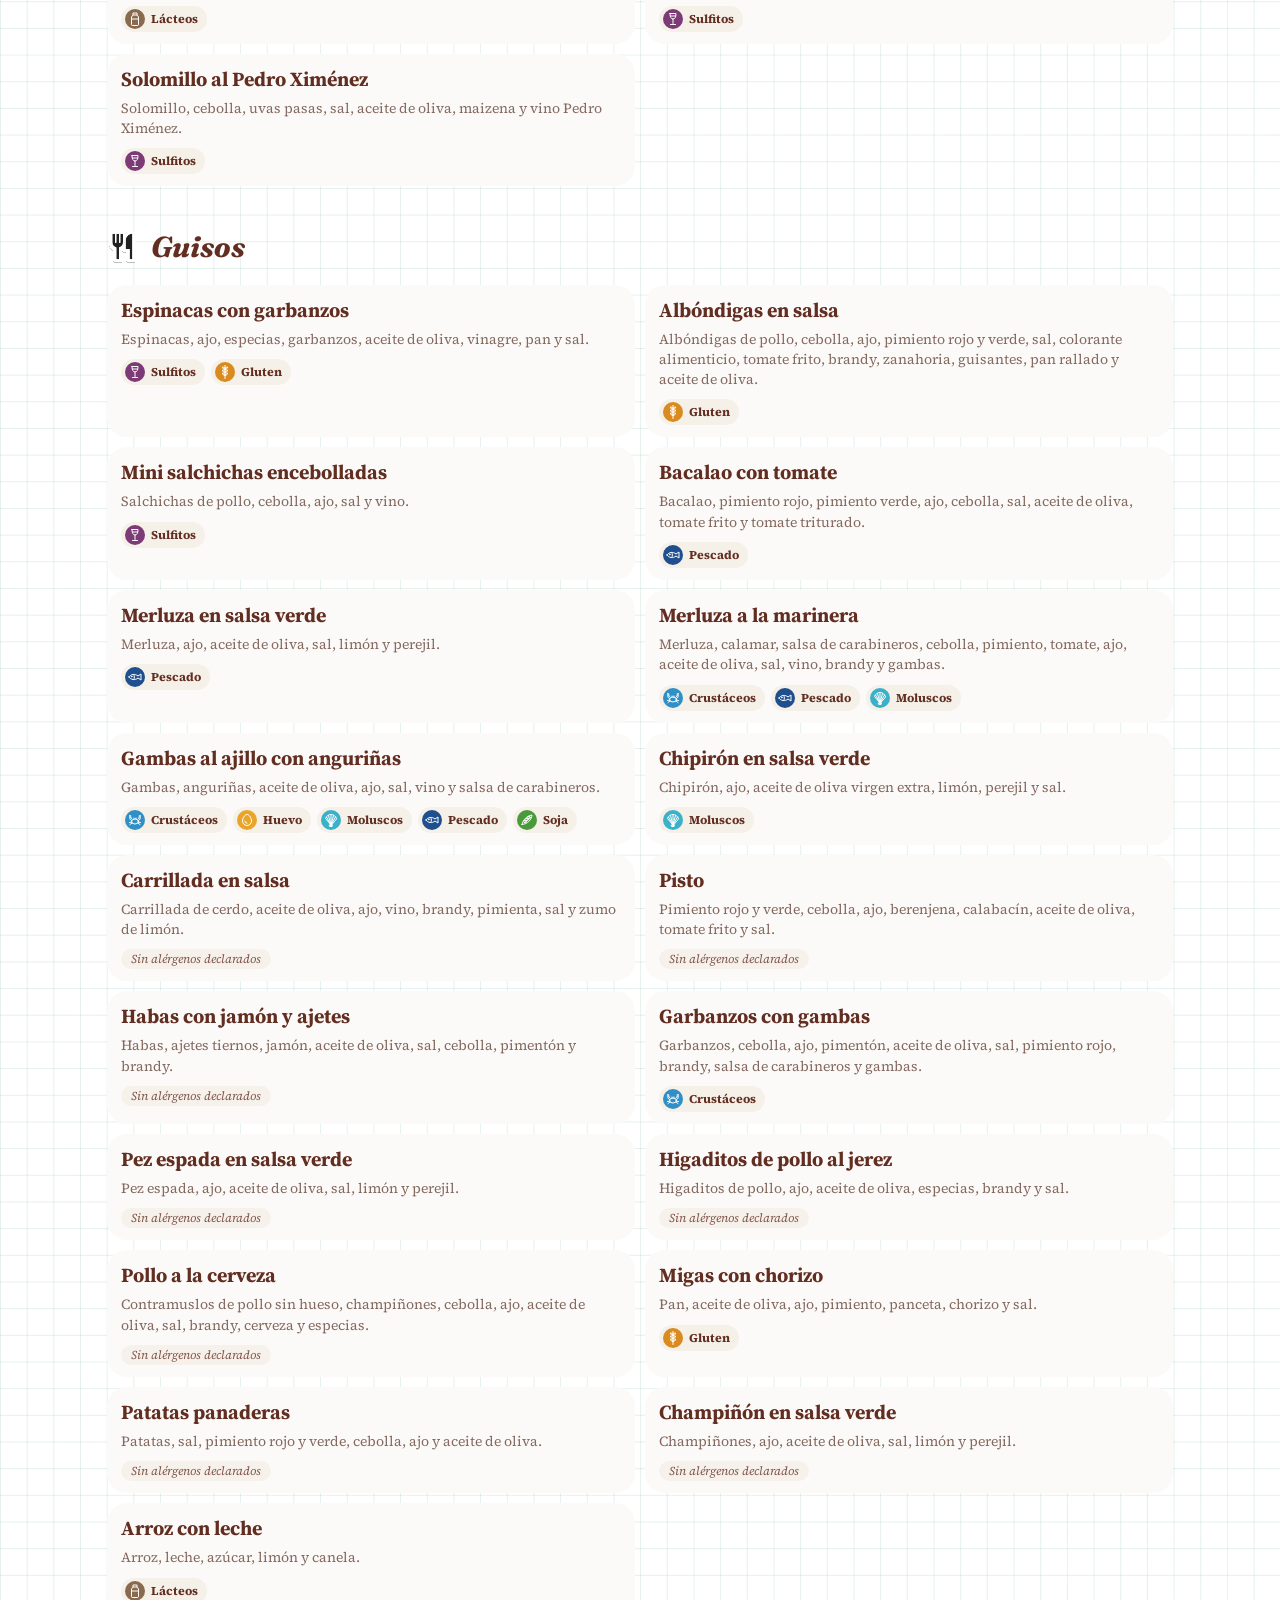
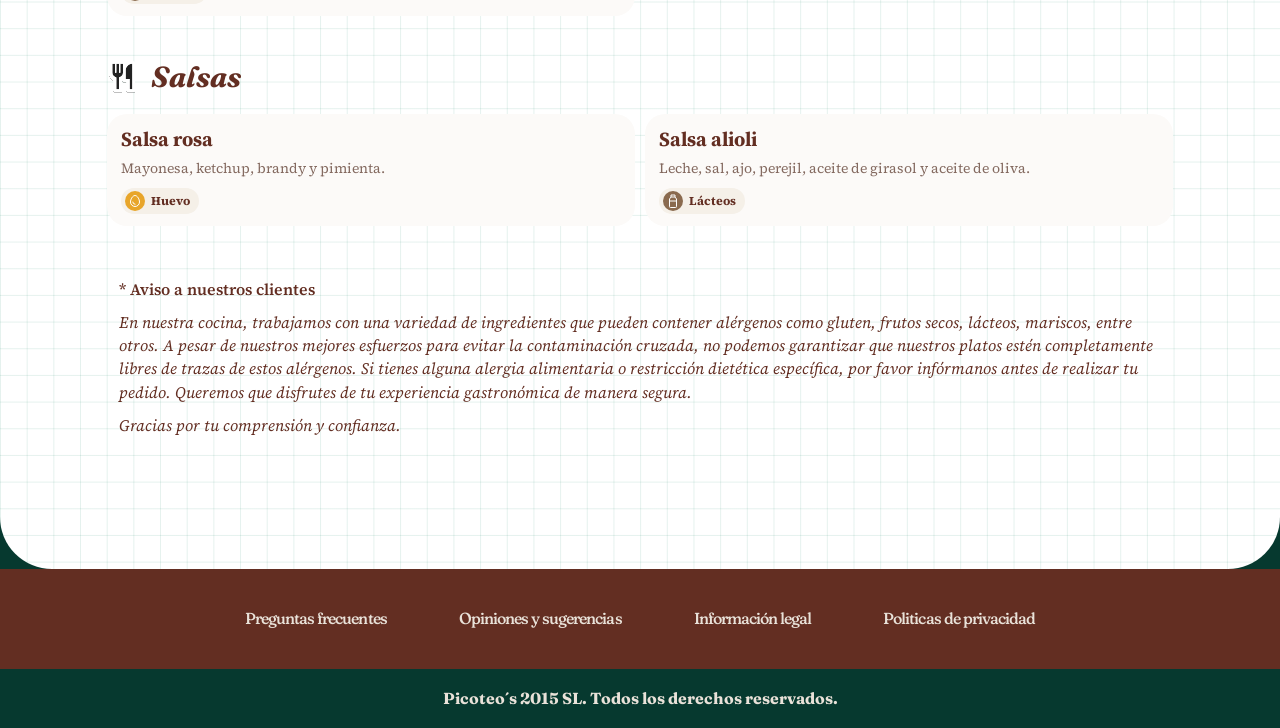
<file: alergenos.html>
<!doctype html>
<html lang="es">
<head>
  <meta charset="utf-8">
  <meta name="viewport" content="width=device-width, initial-scale=1">
  <title>Ingredientes y alérgenos · Picoteo's</title>
  <meta name="description" content="Consulta los ingredientes y los 14 alérgenos de declaración obligatoria de las recetas de Picoteo's.">
  <meta name="theme-color" content="#06392f">
  <link rel="icon" href="assets/favicon.svg" type="image/svg+xml">
  <link rel="preconnect" href="https://fonts.googleapis.com">
  <link rel="preconnect" href="https://fonts.gstatic.com" crossorigin>
  <link href="https://fonts.googleapis.com/css2?family=DM+Mono:wght@400;500&family=DM+Sans:opsz,wght@9..40,500&family=Fraunces:ital,opsz,wght,SOFT,WONK@0,9..144,100..900,0..100,0..1;1,9..144,100..900,0..100,0..1&family=Source+Serif+4:ital,opsz,wght@0,8..60,400;0,8..60,600;0,8..60,700;1,8..60,400&family=Space+Grotesk:wght@700&display=swap" rel="stylesheet">
  <link rel="stylesheet" href="css/styles.css">
  <script>document.documentElement.classList.add('js')</script>
</head>
<body>

<!-- Iconos de los 14 alérgenos de declaración obligatoria (Reglamento UE 1169/2011) -->
<svg width="0" height="0" style="position:absolute" aria-hidden="true">
  <defs>
    <symbol id="alg-gluten" viewBox="0 0 40 40"><circle cx="20" cy="20" r="20" fill="#d98b1f"/><g fill="none" stroke="#fff" stroke-width="2" stroke-linecap="round" stroke-linejoin="round"><path d="M20 33V11"/><path d="M20 15c-3 0-5-2-5-5 3 0 5 2 5 5zm0 0c3 0 5-2 5-5-3 0-5 2-5 5z"/><path d="M20 21c-3 0-5-2-5-5 3 0 5 2 5 5zm0 0c3 0 5-2 5-5-3 0-5 2-5 5z"/><path d="M20 27c-3 0-5-2-5-5 3 0 5 2 5 5zm0 0c3 0 5-2 5-5-3 0-5 2-5 5z"/><path d="M20 11V7"/></g></symbol>
    <symbol id="alg-crustaceos" viewBox="0 0 40 40"><circle cx="20" cy="20" r="20" fill="#2f8fc6"/><g fill="none" stroke="#fff" stroke-width="2" stroke-linecap="round" stroke-linejoin="round"><ellipse cx="20" cy="23" rx="7" ry="5"/><path d="M13 21c-3-1-4-4-3-7 2 0 3 1 3 3M27 21c3-1 4-4 3-7-2 0-3 1-3 3"/><path d="M10 14l-1-3 3 1M30 14l1-3-3 1"/><path d="M14 26l-4 3M14 24l-5 1M26 26l4 3M26 24l5 1"/><path d="M18 18v-2M22 18v-2"/></g></symbol>
    <symbol id="alg-huevo" viewBox="0 0 40 40"><circle cx="20" cy="20" r="20" fill="#e8a52a"/><path d="M20 9c-5 0-9 8-9 13a9 9 0 0018 0c0-5-4-13-9-13z" fill="none" stroke="#fff" stroke-width="2"/><path d="M15.5 22a4.5 4.5 0 004.5 4.5" fill="none" stroke="#fff" stroke-width="2" stroke-linecap="round"/></symbol>
    <symbol id="alg-pescado" viewBox="0 0 40 40"><circle cx="20" cy="20" r="20" fill="#1f4f8f"/><g fill="none" stroke="#fff" stroke-width="2" stroke-linecap="round" stroke-linejoin="round"><path d="M8 20c4-6 12-7 18-2l0 0 6-4v12l-6-4c-6 5-14 4-18-2z"/><circle cx="13.5" cy="19" r=".6" fill="#fff"/><path d="M18 16c1 2 1 6 0 8"/></g></symbol>
    <symbol id="alg-cacahuetes" viewBox="0 0 40 40"><circle cx="20" cy="20" r="20" fill="#9a6232"/><path d="M16 9a5.5 5.5 0 00-2 10.6c1 .6 1 1.2 0 1.8A5.5 5.5 0 1024 23c-.6-1-.2-1.6.8-2.2A5.5 5.5 0 1016 9z" transform="rotate(-25 20 20)" fill="none" stroke="#fff" stroke-width="2"/><g fill="#fff"><circle cx="17" cy="14" r=".9"/><circle cx="20" cy="15" r=".9"/><circle cx="20" cy="25" r=".9"/><circle cx="23" cy="26" r=".9"/></g></symbol>
    <symbol id="alg-soja" viewBox="0 0 40 40"><circle cx="20" cy="20" r="20" fill="#4a9a3c"/><g fill="none" stroke="#fff" stroke-width="2" stroke-linecap="round"><path d="M10 29c2-9 9-17 20-19-1 10-9 18-20 19z"/><circle cx="16" cy="23" r="2.4"/><circle cx="20" cy="19" r="2.4"/><circle cx="24" cy="15" r="2.4"/></g></symbol>
    <symbol id="alg-lacteos" viewBox="0 0 40 40"><circle cx="20" cy="20" r="20" fill="#8a6a4e"/><g fill="none" stroke="#fff" stroke-width="2" stroke-linejoin="round"><path d="M16 8h8v4l3 4v15a2 2 0 01-2 2H15a2 2 0 01-2-2V16l3-4z"/><path d="M13 20h14"/><path d="M16 12h8"/></g></symbol>
    <symbol id="alg-frutos" viewBox="0 0 40 40"><circle cx="20" cy="20" r="20" fill="#b8572c"/><g fill="none" stroke="#fff" stroke-width="2" stroke-linecap="round"><path d="M20 10c6 0 10 4 10 10s-4 10-10 10-10-4-10-10 4-10 10-10z"/><path d="M20 10v20"/><path d="M15 14c2 2 2 4 0 6s-2 4 0 6M25 14c-2 2-2 4 0 6s2 4 0 6"/></g></symbol>
    <symbol id="alg-apio" viewBox="0 0 40 40"><circle cx="20" cy="20" r="20" fill="#6fae3b"/><g fill="none" stroke="#fff" stroke-width="2" stroke-linecap="round" stroke-linejoin="round"><path d="M14 32l2-16M20 32V15M26 32l-2-16"/><path d="M16 16c-4-1-5-5-3-8 2 1 3 3 3 5M20 15c-2-3-1-7 2-8 1 3 0 6-2 8M24 16c3-2 7-1 8 2-3 1-6 0-8-2"/></g></symbol>
    <symbol id="alg-mostaza" viewBox="0 0 40 40"><circle cx="20" cy="20" r="20" fill="#c9a10b"/><g fill="none" stroke="#fff" stroke-width="2" stroke-linejoin="round"><path d="M18 7h4l1 5h-6z"/><path d="M15 12h10l1 4v14a2 2 0 01-2 2h-8a2 2 0 01-2-2V16z"/><path d="M15 22h10"/></g></symbol>
    <symbol id="alg-sesamo" viewBox="0 0 40 40"><circle cx="20" cy="20" r="20" fill="#b49a6a"/><g fill="none" stroke="#fff" stroke-width="2"><path d="M14 12c2 0 3 2.5 3 4.5S15.5 20 14 20s-3-1.5-3-3.5 1-4.5 3-4.5z"/><path d="M26 13c2 0 3 2.5 3 4.5S27.5 21 26 21s-3-1.5-3-3.5 1-4.5 3-4.5z" transform="rotate(20 26 17)"/><path d="M20 21c2 0 3 2.5 3 4.5S21.5 29 20 29s-3-1.5-3-3.5 1-4.5 3-4.5z" transform="rotate(-15 20 25)"/></g></symbol>
    <symbol id="alg-sulfitos" viewBox="0 0 40 40"><circle cx="20" cy="20" r="20" fill="#7c3b77"/><g fill="none" stroke="#fff" stroke-width="2" stroke-linecap="round" stroke-linejoin="round"><path d="M14 9h12c0 7-2 11-6 11s-6-4-6-11z"/><path d="M14.6 14h10.8"/><path d="M20 20v9M15 31h10"/></g></symbol>
    <symbol id="alg-altramuces" viewBox="0 0 40 40"><circle cx="20" cy="20" r="20" fill="#e0b81e"/><g fill="none" stroke="#fff" stroke-width="2" stroke-linecap="round"><path d="M20 33V12"/><path d="M20 12c-2-1-2-4 0-5 2 1 2 4 0 5zM16 17c-2 0-3-3-1-4 2 0 3 3 1 4zM24 17c2 0 3-3 1-4-2 0-3 3-1 4zM16 23c-2 0-3-3-1-4 2 0 3 3 1 4zM24 23c2 0 3-3 1-4-2 0-3 3-1 4z"/><path d="M20 30c-3 0-6-1-7-3M20 30c3 0 6-1 7-3"/></g></symbol>
    <symbol id="alg-moluscos" viewBox="0 0 40 40"><circle cx="20" cy="20" r="20" fill="#3bb0c9"/><g fill="none" stroke="#fff" stroke-width="2" stroke-linecap="round" stroke-linejoin="round"><path d="M20 30L9 17c2-5 6-8 11-8s9 3 11 8z"/><path d="M20 30L15 11M20 30V9M20 30l5-19M20 30L11 14M20 30l9-16"/><path d="M17 30h6l-1 3h-4z"/></g></symbol>
  </defs>
</svg>

<header class="nav" id="nav">
  <nav aria-label="Principal">
    <ul class="nav__links">
      <li><a href="index.html#carta">Carta</a></li>
      <li><a href="index.html#contacto">Contacto</a></li>
      <li><a href="index.html#nosotros">About</a></li>
    </ul>
  </nav>
</header>

<main>
  <section class="page-hero grid-dark" aria-labelledby="t">
    <span class="page-hero__kicker reveal">Carta · Alérgenos</span>
    <h1 class="reveal" style="--d:.08s" id="t">Ingredientes y alérgenos</h1>
    <p class="reveal" style="--d:.16s">Te contamos los ingredientes para que no pierdas detalle. Consulta los ingredientes y alérgenos de nuestras recetas.</p>
  </section>

  <div class="carta-wrap">
  <section class="carta carta--page grid-light" aria-label="Listado de recetas">
    <div class="page-body" style="background:transparent">

      <div class="leyenda reveal">
        <div class="leyenda__head">
          <h2>Los 14 alérgenos</h2>
          <p class="leyenda__hint">Pulsa un alérgeno para ver solo los platos que <b>no</b> lo contienen.</p>
        </div>
        <div class="alg-grid" id="alg-grid"></div>
      </div>

      <div class="filtro-bar">
        <label class="buscador">
          <span class="sr-only">Buscar plato o ingrediente</span>
          <svg viewBox="0 0 24 24" fill="none" stroke="currentColor" stroke-width="2" stroke-linecap="round" aria-hidden="true"><circle cx="11" cy="11" r="7"/><path d="M20 20l-3.5-3.5"/></svg>
          <input type="search" id="buscar" placeholder="Busca un plato o ingrediente…" autocomplete="off">
        </label>
        <p class="filtro-estado" id="filtro-estado" aria-live="polite"></p>
      </div>

      <div id="recetas"></div>
      <p class="sin-resultados" id="sin-resultados">No hay platos que encajen con esos filtros. Llámanos al <a href="tel:+34955792208">95 579 22 08</a> y te ayudamos.</p>

      <aside class="aviso" aria-labelledby="aviso-t">
        <h2 id="aviso-t">* Aviso a nuestros clientes</h2>
        <p>En nuestra cocina, trabajamos con una variedad de ingredientes que pueden contener alérgenos como gluten, frutos secos, lácteos, mariscos, entre otros. A pesar de nuestros mejores esfuerzos para evitar la contaminación cruzada, no podemos garantizar que nuestros platos estén completamente libres de trazas de estos alérgenos. Si tienes alguna alergia alimentaria o restricción dietética específica, por favor infórmanos antes de realizar tu pedido. Queremos que disfrutes de tu experiencia gastronómica de manera segura.</p>
        <p>Gracias por tu comprensión y confianza.</p>
      </aside>
    </div>
  </section>
  </div>
</main>

<footer>
  <nav class="footer-links" aria-label="Pie de página">
    <ul>
      <li><a href="index.html#faq">Preguntas frecuentes</a></li>
      <li><a href="index.html#contacto">Opiniones y sugerencias</a></li>
      <li><a href="informacion-legal.html">Información legal</a></li>
      <li><a href="politica-privacidad.html">Politicas de privacidad</a></li>
    </ul>
  </nav>
  <div class="copy"><p>Picoteo´s 2015 SL. Todos los derechos reservados.</p></div>
</footer>

<script src="js/alergenos.js"></script>
<script src="js/main.js"></script>
</body>
</html>
</file>
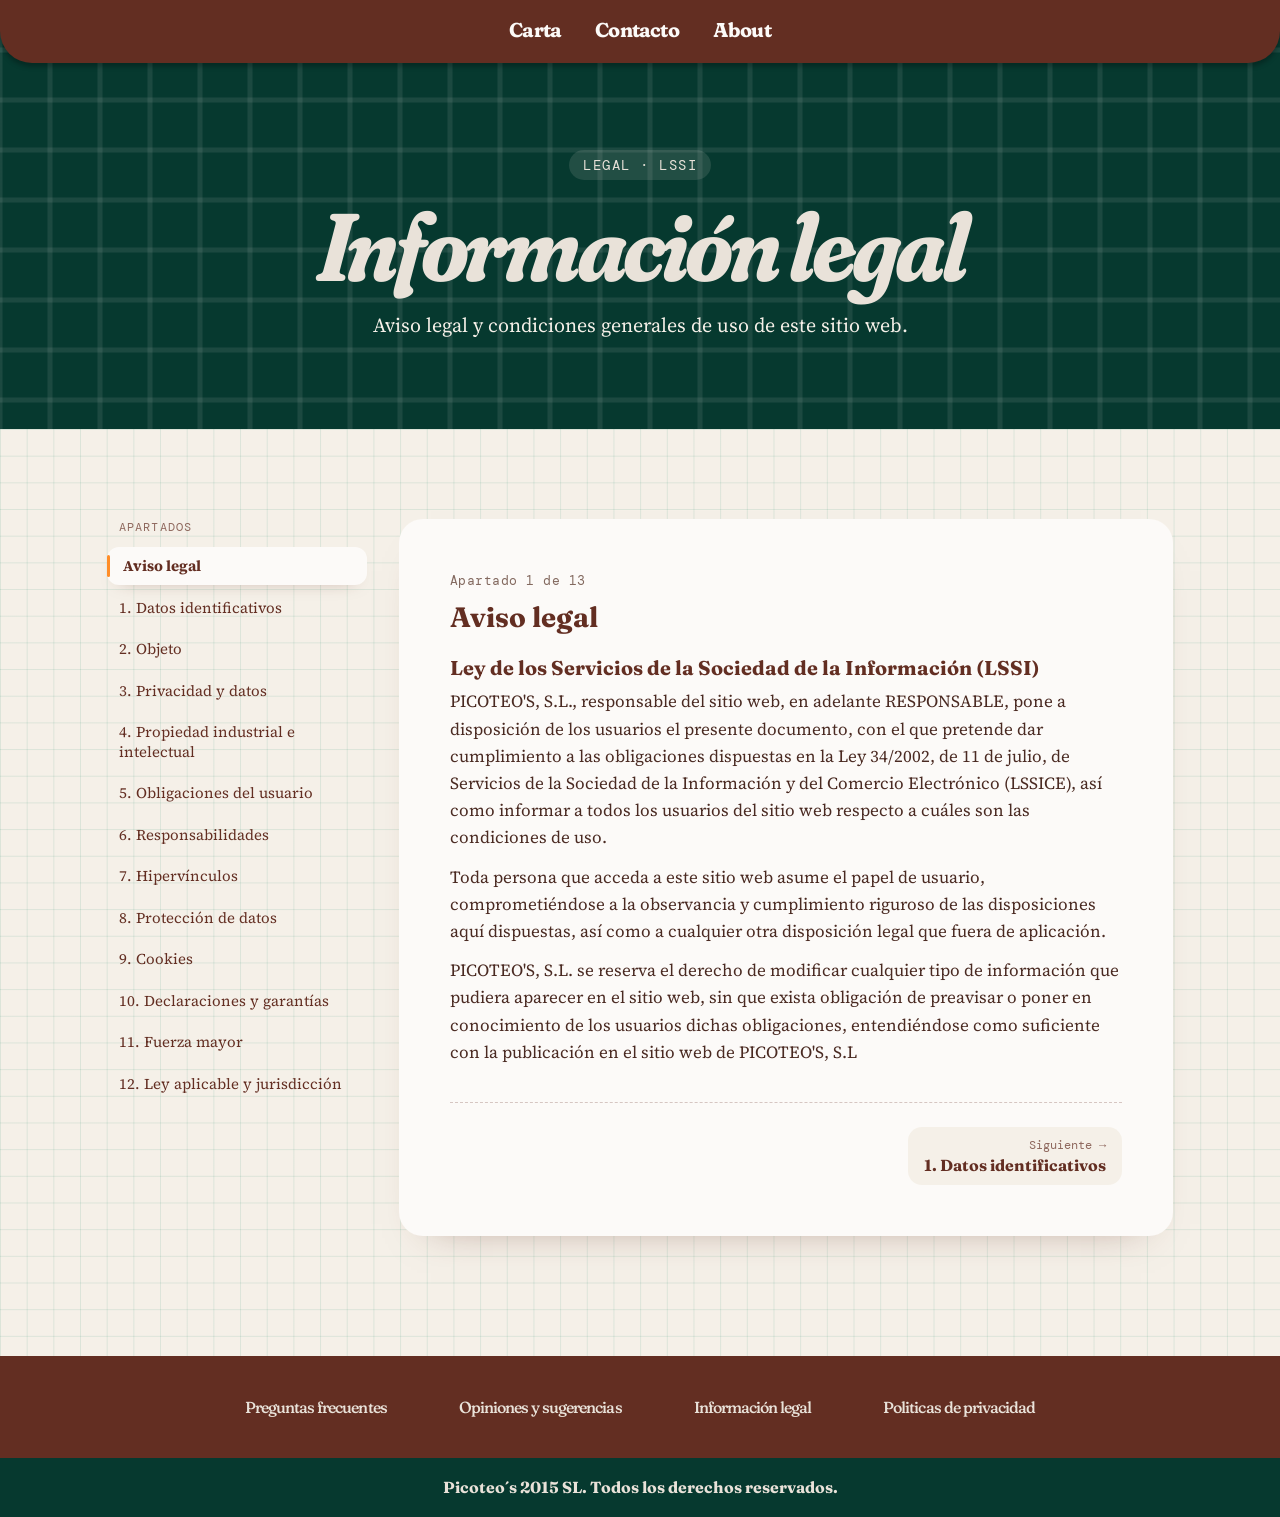
<file: informacion-legal.html>
<!doctype html>
<html lang="es">
<head>
  <meta charset="utf-8">
  <meta name="viewport" content="width=device-width, initial-scale=1">
  <title>Información legal · Picoteo's</title>
  <meta name="description" content="Aviso legal y condiciones de uso del sitio web de Picoteo's.">
  <meta name="theme-color" content="#06392f">
  <link rel="icon" href="assets/favicon.svg" type="image/svg+xml">
  <link rel="preconnect" href="https://fonts.googleapis.com">
  <link rel="preconnect" href="https://fonts.gstatic.com" crossorigin>
  <link href="https://fonts.googleapis.com/css2?family=DM+Mono:wght@400;500&family=DM+Sans:opsz,wght@9..40,500&family=Fraunces:ital,opsz,wght,SOFT,WONK@0,9..144,100..900,0..100,0..1;1,9..144,100..900,0..100,0..1&family=Source+Serif+4:ital,opsz,wght@0,8..60,400;0,8..60,600;0,8..60,700;1,8..60,400&family=Space+Grotesk:wght@700&display=swap" rel="stylesheet">
  <link rel="stylesheet" href="css/styles.css">
  <script>document.documentElement.classList.add('js')</script>
</head>
<body>

<header class="nav" id="nav">
  <nav aria-label="Principal">
    <ul class="nav__links">
      <li><a href="index.html#carta">Carta</a></li>
      <li><a href="index.html#contacto">Contacto</a></li>
      <li><a href="index.html#nosotros">About</a></li>
    </ul>
  </nav>
</header>

<main>
  <section class="page-hero grid-dark" aria-labelledby="t">
    <span class="page-hero__kicker reveal">Legal · LSSI</span>
    <h1 class="reveal" style="--d:.08s" id="t">Información legal</h1>
    <p class="reveal" style="--d:.16s">Aviso legal y condiciones generales de uso de este sitio web.</p>
  </section>

  <div class="page-body grid-light">
    <div class="doc">
      <nav class="toc" aria-label="Apartados">
        <p>Apartados</p>
        <a href="#aviso">Aviso legal</a>
        <a href="#s1">1. Datos identificativos</a>
        <a href="#s2">2. Objeto</a>
        <a href="#s3">3. Privacidad y datos</a>
        <a href="#s4">4. Propiedad industrial e intelectual</a>
        <a href="#s5">5. Obligaciones del usuario</a>
        <a href="#s6">6. Responsabilidades</a>
        <a href="#s7">7. Hipervínculos</a>
        <a href="#s8">8. Protección de datos</a>
        <a href="#s9">9. Cookies</a>
        <a href="#s10">10. Declaraciones y garantías</a>
        <a href="#s11">11. Fuerza mayor</a>
        <a href="#s12">12. Ley aplicable y jurisdicción</a>
      </nav>

      <article class="doc__content reveal">
        <section id="aviso">
          <h2>Aviso legal</h2>
          <h3>Ley de los Servicios de la Sociedad de la Información (LSSI)</h3>
          <p>PICOTEO'S, S.L., responsable del sitio web, en adelante RESPONSABLE, pone a disposición de los usuarios el presente documento, con el que pretende dar cumplimiento a las obligaciones dispuestas en la Ley 34/2002, de 11 de julio, de Servicios de la Sociedad de la Información y del Comercio Electrónico (LSSICE), así como informar a todos los usuarios del sitio web respecto a cuáles son las condiciones de uso.</p>
          <p>Toda persona que acceda a este sitio web asume el papel de usuario, comprometiéndose a la observancia y cumplimiento riguroso de las disposiciones aquí dispuestas, así como a cualquier otra disposición legal que fuera de aplicación.</p>
          <p>PICOTEO'S, S.L. se reserva el derecho de modificar cualquier tipo de información que pudiera aparecer en el sitio web, sin que exista obligación de preavisar o poner en conocimiento de los usuarios dichas obligaciones, entendiéndose como suficiente con la publicación en el sitio web de PICOTEO'S, S.L</p>
        </section>

        <section id="s1">
          <h2>1. Datos identificativos</h2>
          <ul class="datos">
            <li><b>Denominación social</b><span>PICOTEO'S, S.L.</span></li>
            <li><b>Nombre comercial</b><span>PICOTEO'S</span></li>
            <li><b>CIF</b><span>B90187048</span></li>
            <li><b>Domicilio</b><span>C/ Narciso Monturiol 15, San José de la Rinconada, 41300, Sevilla</span></li>
            <li><b>e-mail</b><span><a href="mailto:monochromejoseantonio@gmail.com">monochromejoseantonio@gmail.com</a></span></li>
          </ul>
        </section>

        <section id="s2">
          <h2>2. Objeto</h2>
          <p>A través del Sitio Web, les ofrecemos a los Usuarios la posibilidad de acceder a la información sobre nuestros servicios.</p>
        </section>

        <section id="s3">
          <h2>3. Privacidad y tratamiento de datos</h2>
          <p>Cuando para el acceso a determinados contenidos o servicio sea necesario facilitar datos de carácter personal, los Usuarios garantizarán su veracidad, exactitud, autenticidad y vigencia. La empresa dará a dichos datos el tratamiento automatizado que corresponda en función de su naturaleza o finalidad, en los términos indicados en la sección de <a href="politica-privacidad.html">Política de Privacidad</a>.</p>
        </section>

        <section id="s4">
          <h2>4. Propiedad industrial e intelectual</h2>
          <p>El Usuario reconoce y acepta que todos los contenidos que se muestran en el Espacio Web y en especial, diseños, textos, imágenes, logos, iconos, botones, software, nombres comerciales, marcas, o cualesquiera otros signos susceptibles de utilización industrial y/o comercial están sujetos a derechos de Propiedad Intelectual y todas las marcas, nombres comerciales o signos distintivos, todos los derechos de propiedad industrial e intelectual, sobre los contenidos y/o cualesquiera otros elementos insertados en el página, que son propiedad exclusiva de la empresa y/o de terceros, quienes tienen el derecho exclusivo de utilizarlos en el tráfico económico. Por todo ello el Usuario se compromete a no reproducir, copiar, distribuir, poner a disposición o de cualquier otra forma comunicar públicamente, transformar o modificar tales contenidos manteniendo indemne a la empresa de cualquier reclamación que se derive del incumplimiento de tales obligaciones. En ningún caso el acceso al Espacio Web implica ningún tipo de renuncia, transmisión, licencia o cesión total ni parcial de dichos derechos, salvo que se establezca expresamente lo contrario. Las presentes Condiciones Generales de Uso del Espacio Web no confieren a los Usuarios ningún otro derecho de utilización, RRHH, alteración, explotación, reproducción, distribución o comunicación pública del Espacio Web y/o de sus Contenidos distintos de los aquí expresamente previstos. Cualquier otro uso o explotación de cualesquiera derechos estará sujeto a la previa y expresa autorización específicamente otorgada a tal efecto por la empresa o el tercero titular de los derechos afectados.</p>
          <p>Los contenidos, textos, fotografías, diseños, logotipos, imágenes, programas de ordenador, códigos fuente y, en general, cualquier creación intelectual existente en este Espacio, así como el propio Espacio en su conjunto, como obra artística multimedia, están protegidos como derechos de autor por la legislación en materia de propiedad intelectual. La empresa es titular de los elementos que integran el diseño gráfico del Espacio Web, lo menús, botones de navegación, el código HTML, los textos, imágenes, texturas, gráficos y cualquier otro contenido del Espacio Web o, en cualquier caso dispone de la correspondiente autorización para la utilización de dichos elementos. El contenido dispuesto en el Espacio Web no podrá ser reproducido ni en todo ni en parte, ni transmitido, ni registrado por ningún sistema de recuperación de información, en ninguna forma ni en ningún medio, a menos que se cuente con la autorización previa, por escrito, de la citada Entidad.</p>
          <p>Asimismo queda prohibido suprimir, eludir y/o manipular el «copyright» así como los dispositivos técnicos de protección, o cualesquiera mecanismos de información que pudieren contener los contenidos. El Usuario de este Espacio Web se compromete a respetar los derechos enunciados y a evitar cualquier actuación que pudiera perjudicarlos, reservándose en todo caso la empresa el ejercicio de cuantos medios o acciones legales le correspondan en defensa de sus legítimos derechos de propiedad intelectual e industrial.</p>
        </section>

        <section id="s5">
          <h2>5. Obligaciones y responsabilidades del usuario del Espacio Web</h2>
          <p>El Usuario se compromete a:</p>
          <ol>
            <li>Hacer un uso adecuado y lícito del Espacio Web así como de los contenidos y servicios, de conformidad con: (i) la legislación aplicable en cada momento; (ii) las Condiciones Generales de Uso del Espacio Web; (iii) la moral y buenas costumbres generalmente aceptadas y (iv) el orden público.</li>
            <li>Proveerse de todos los medios y requerimientos técnicos que se precisen para acceder al Espacio Web.</li>
            <li>Facilitar información veraz al cumplimentar con sus datos de carácter personal los formularios contenidos en el Espacio Web y a mantenerlos actualizados en todo momento de forma que responda, en cada momento, a la situación real del Usuario. El Usuario será el único responsable de las manifestaciones falsas o inexactas que realice y de los perjuicios que cause a la empresa o a terceros por la información que facilite.</li>
          </ol>
          <p>No obstante lo establecido en el apartado anterior el Usuario deberá asimismo abstenerse de:</p>
          <ol>
            <li>Hacer un uso no autorizado o fraudulento del Espacio Web y/o de los contenidos con fines o efectos ilícitos, prohibidos en las presentes Condiciones Generales de Uso, lesivos de los derechos e intereses de terceros, o que de cualquier forma puedan dañar, inutilizar, sobrecargar, deteriorar o impedir la normal utilización de los servicios o los documentos, archivos y toda clase de contenidos almacenados en cualquier equipo informático.</li>
            <li>Acceder o intentar acceder a recursos o áreas restringidas del Espacio Web, sin cumplir las condiciones exigidas para dicho acceso.</li>
            <li>Provocar daños en los sistemas físicos o lógicos del Espacio Web, de sus proveedores o de terceros.</li>
            <li>Introducir o difundir en la red virus informáticos o cualesquiera otros sistemas físicos o lógicos que sean susceptibles de provocar daños en los sistemas físicos o lógicos de la empresa, proveedores o de terceros.</li>
            <li>Intentar acceder, utilizar y/o manipular los datos de la empresa, terceros proveedores y otros Usuarios.</li>
            <li>Reproducir o copiar, distribuir, permitir el acceso del público a través de cualquier modalidad de comunicación pública, transformar o modificar los contenidos, a menos que se cuente con la autorización del titular de los correspondientes derechos o ello resulte legalmente permitido.</li>
            <li>Suprimir, ocultar o manipular las notas sobre derechos de propiedad intelectual o industrial y demás datos identificativos de los derechos de la empresa o de terceros incorporados a los contenidos, así como los dispositivos técnicos de protección o cualesquiera mecanismos de información que puedan insertarse en los contenidos.</li>
            <li>Obtener e intentar obtener los contenidos empleando para ello medios o procedimientos distintos de los que, según los casos, se hayan puesto a su disposición a este efecto o se hayan indicado expresamente en las páginas web donde se encuentren los contenidos o, en general, de los que se empleen habitualmente en Internet por no entrañar un riesgo de daño o inutilización del Espacio web y/o de los contenidos.</li>
            <li>En particular, y a título meramente indicativo y no exhaustivo, el Usuario se compromete a no transmitir, difundir o poner a disposición de terceros informaciones, datos, contenidos, mensajes, gráficos, dibujos, archivos de sonido y/o imagen, fotografías, grabaciones, software y, en general, cualquier clase de material que:
              <ul>
                <li>De cualquier forma sea contrario, menosprecie o atente contra los derechos fundamentales y las libertades públicas reconocidas constitucionalmente, en los Tratados Internacionales y en el resto de la legislación vigente.</li>
                <li>Induzca, incite o promueva actuaciones delictivas, denigratorias, difamatorias, violentas o, en general, contrarias a la ley, a la moral, a las buenas costumbres generalmente aceptadas o al orden público.</li>
                <li>Induzca, incite o promueva actuaciones, actitudes o pensamientos discriminatorios por razón de sexo, raza, religión, creencias, edad o condición.</li>
                <li>Incorpore, ponga a disposición o permita acceder a productos, elementos, mensajes y/o servicios delictivos, violentos, ofensivos, nocivos, degradantes o, en general, contrarios a la ley, a la moral y a las buenas costumbres generalmente aceptadas o al orden público. Induzca o pueda inducir a un estado inaceptable de ansiedad o temor.</li>
                <li>Induzca o incite a involucrarse en prácticas peligrosas, de riesgo o nocivas para la salud y el equilibrio psíquico.</li>
                <li>Se encuentra protegido por la legislación en materia de protección intelectual o industrial perteneciente a la sociedad o a terceros sin que haya sido autorizado el uso que se pretenda realizar.</li>
                <li>Sea contrario al honor, a la intimidad personal y familiar o a la propia imagen de las personas.</li>
                <li>Constituya cualquier tipo de publicidad.</li>
                <li>Incluya cualquier tipo de virus o programa que impida el normal funcionamiento del Espacio Web.</li>
              </ul>
            </li>
          </ol>
          <p>Si para acceder a algunos de los servicios y/o contenidos del Espacio Web, se le proporcionara una contraseña, se obliga a usarla de manera diligente, manteniéndola en todo momento en secreto. En consecuencia, será responsable de su adecuada custodia y confidencialidad, comprometiéndose a no cederla a terceros, de manera temporal o permanente, ni a permitir el acceso a los mencionados servicios y/o contenidos por parte de personas ajenas. Igualmente, se obliga a notificar a la sociedad cualquier hecho que pueda suponer un uso indebido de su contraseña, como, a título enunciativo, su robo, extravío o el acceso no autorizado, con el fin de proceder a su inmediata cancelación. En consecuencia, mientras no efectúe la notificación anterior, la empresa quedará eximida de cualquier responsabilidad que pudiera derivarse del uso indebido de su contraseña, siendo de su responsabilidad cualquier utilización ilícita de los contenidos y/o servicios del Espacio Web por cualquier tercero ilegítimo. Si de manera negligente o dolosa incumpliera cualquiera de las obligaciones establecidas en las presentes Condiciones Generales de Uso, responderá por todos los daños y perjuicios que de dicho incumplimiento pudieran derivarse para la empresa.</p>
        </section>

        <section id="s6">
          <h2>6. Responsabilidades</h2>
          <p>No se garantiza el acceso continuado, ni la correcta visualización, descarga o utilidad de los elementos e informaciones contenidas en la web que puedan verse impedidos, dificultados o interrumpidos por factores o circunstancias que están fuera de su control. No se hace responsable de las decisiones que pudieran adoptarse como consecuencia del acceso a los contenidos o informaciones ofrecidas.</p>
          <p>Se podrá interrumpir el servicio, o resolver de modo inmediato la relación con el Usuario, si se detecta que un uso de su Espacio Web, o de cualquiera de los servicios ofertados en el mismo, es contrario a las presentes Condiciones Generales de Uso. No nos hacemos responsables por daños, perjuicios, pérdidas, reclamaciones o gastos derivados del uso del Espacio Web.</p>
          <p>Únicamente será responsable de eliminar, lo antes posible, los contenidos que puedan generar tales perjuicios, siempre que así se notifique. En especial no seremos responsables de los perjuicios que se pudieran derivar, entre otros, de:</p>
          <ol>
            <li>Interferencias, interrupciones, fallos, omisiones, averías telefónicas, retrasos, bloqueos o desconexiones en el funcionamiento del sistema electrónico, motivadas por deficiencias, sobrecargas y errores en las líneas y redes de telecomunicaciones, o por cualquier otra causa ajena al control de la empresa.</li>
            <li>Intromisiones ilegítimas mediante el uso de programas malignos de cualquier tipo y a través de cualquier medio de comunicación, tales como virus informáticos o cualesquiera otros.</li>
            <li>Abuso indebido o inadecuado del Espacio Web.</li>
            <li>Errores de seguridad o navegación producidos por un mal funcionamiento del navegador o por el uso de versiones no actualizadas del mismo. El administrador del espacio web se reservan el derecho de retirar, total o parcialmente, cualquier contenido o información presente en el Espacio Web.</li>
          </ol>
          <p>La empresa excluye cualquier responsabilidad por los daños y perjuicios de toda naturaleza que pudieran deberse a la mala utilización de los servicios de libre disposición y uso por parte de los Usuarios de Espacio Web. Asimismo queda exonerado de cualquier responsabilidad por el contenido e informaciones que puedan ser recibidas como consecuencia de los formularios de recogida de datos, estando los mismos únicamente para la prestación de los servicios de consultas y dudas. Por otro lado, en caso de causar daños y perjuicios por un uso ilícito o incorrecto de dichos servicios, podrá ser el Usuario reclamado por los daños o perjuicios causados.</p>
          <p>Usted mantendrá a la empresa indemne frente a cualesquiera daños y perjuicios que se deriven de reclamaciones, acciones o demandas de terceros como consecuencia de su acceso o uso del Espacio Web. Asimismo, usted se obliga a indemnizar frente a cualesquiera daños y perjuicios, que se deriven del uso por su parte de “robots”, “spiders”, “crawlers” o herramientas similares empleadas con el fin de recabar o extraer datos o de cualquier otra actuación por su parte que imponga una carga irrazonable sobre el funcionamiento del Espacio Web.</p>
        </section>

        <section id="s7">
          <h2>7. Hipervínculos</h2>
          <p>El Usuario se obliga a no reproducir de ningún modo, ni siquiera mediante un hiperenlace o hipervínculo, el Espacio Web, así como ninguno de sus contenidos, salvo autorización expresa y por escrito del responsable del fichero.</p>
          <p>El Espacio Web puede incluir enlaces a otros espacios web, gestionados por terceros, con objeto de facilitar el acceso del Usuario a la información de empresas colaboradoras y/o patrocinadoras. Conforme con ello, la sociedad no se responsabiliza del contenido de dichos Espacios web, ni se sitúa en una posición de garante ni/o de parte ofertante de los servicios y/o información que se puedan ofrecer a terceros a través de los enlaces de terceros.</p>
          <p>Se concede al Usuario un derecho limitado, revocable y no exclusivo a crear enlaces a la página principal del Espacio Web exclusivamente para uso privado y no comercial. Los Espacios web que incluyan enlace a nuestro Espacio Web (i) no podrán falsear su relación ni afirmar que se ha autorizado tal enlace, ni incluir marcas, denominaciones, nombres comerciales, logotipos u otros signos distintivos de nuestra sociedad; (ii) no podrán incluir contenidos que puedan considerarse de mal gusto, obscenos, ofensivos, controvertidos, que inciten a la violencia o la discriminación por razón de sexo, raza o religión, contrarios al orden público o ilícitos; (iii) no podrán enlazar a ninguna página del Espacio Web distinta de la página principal; (iv) deberá enlazar con la propia dirección del Espacio Web, sin permitir que el Espacio web que realice el enlace reproduzca el Espacio Web como parte de su web o dentro de uno de sus “frames” o crear un “browser” sobre cualquiera de las páginas del Espacio Web. La empresa podrá solicitar, en cualquier momento, que elimine cualquier enlace al Espacio Web, después de lo cual deberá proceder de inmediato a su eliminación.</p>
          <p>La empresa no puede controlar la información, contenidos, productos o servicios facilitados por otros Espacios web que tengan establecidos enlaces con destino al Espacio Web.</p>
        </section>

        <section id="s8">
          <h2>8. Protección de datos</h2>
          <p>Para utilizar algunos de los Servicios, el Usuario debe proporcionar previamente ciertos datos de carácter personal. La empresa tratará automatizadamente estos datos y aplicará las correspondientes medidas de seguridad, todo ello en cumplimiento del RGPD, LOPDGDD y LSSI. El Usuario puede acceder a la política seguida en el tratamiento de los datos personales, así como el establecimiento de las finalidades previamente establecidas, en las condiciones definidas en la <a href="politica-privacidad.html">Política de Privacidad</a>.</p>
        </section>

        <section id="s9">
          <h2>9. Cookies</h2>
          <p>La empresa se reserva el derecho de utilizar la tecnología “cookie” en el Espacio Web, a fin de reconocerlo como Usuario frecuente y personalizar el uso que realice del Espacio Web mediante la preselección de su idioma, o contenidos más deseados o específicos.</p>
          <p>Las cookies recopilan la dirección IP del usuario siendo Google el responsable del tratamiento de esta información.</p>
          <p>Las cookies son ficheros enviados a un navegador, por medio de un servidor Web, para registrar la navegación del Usuario en el Espacio Web, cuando el Usuario permita su recepción. Si usted lo desea puede configurar su navegador para ser avisado en pantalla de la recepción de cookies y para impedir la instalación de cookies en su disco duro. Por favor consulte las instrucciones y manuales de su navegador para ampliar esta información.</p>
          <p>Gracias a las cookies, resulta posible que se pueda reconocer el navegador del ordenador utilizado por el Usuario con la finalidad de facilitar contenidos y ofrecer las preferencias de navegación u publicitarias que el Usuario, a los perfiles demográficos de los Usuarios así como para medir las visitas y parámetros del tráfico, controlar el progreso y número de entradas.</p>
        </section>

        <section id="s10">
          <h2>10. Declaraciones y garantías</h2>
          <p>En general, los contenidos y servicios ofrecidos en el Espacio Web tienen carácter meramente informativo. Por consiguiente, al ofrecerlos, no se otorga garantía ni declaración alguna en relación con los contenidos y servicios ofrecidos en el Espacio web, incluyendo, a título enunciativo, garantías de licitud, fiabilidad, utilidad, veracidad, exactitud, o comerciabilidad, salvo en la medida en que por ley no puedan excluirse tales declaraciones y garantías.</p>
        </section>

        <section id="s11">
          <h2>11. Fuerza mayor</h2>
          <p>La empresa no será responsable en todo en caso de imposibilidad de prestar servicio, si ésta se debe a interrupciones prolongadas del suministro eléctrico, líneas de telecomunicaciones, conflictos sociales, huelgas, rebelión, explosiones, inundaciones, actos y omisiones del Gobierno, y en general todos los supuestos de fuerza mayor o de caso fortuito.</p>
        </section>

        <section id="s12">
          <h2>12. Resolución de controversias. Ley aplicable y jurisdicción</h2>
          <p>Las presentes Condiciones Generales de Uso, así como el uso del Espacio Web, se regirán por la legislación española. Para la resolución de cualquier controversia las partes se someterán a los Juzgados y Tribunales del domicilio social del Responsable del sitio web.</p>
          <p>En el supuesto de que cualquier estipulación de las presentes Condiciones Generales de Uso resultara inexigible o nula en virtud de la legislación aplicable o como consecuencia de una resolución judicial o administrativa, dicha inexigibilidad o nulidad no hará que las presentes Condiciones Generales de Uso resulten inexigibles o nulas en su conjunto. En dichos casos, la empresa procederá a la modificación o sustitución de dicha estipulación por otra que sea válida y exigible y que, en la medida de lo posible, consiga el objetivo y pretensión reflejados en la estipulación original.</p>
        </section>
      </article>
    </div>
  </div>
</main>

<footer>
  <nav class="footer-links" aria-label="Pie de página">
    <ul>
      <li><a href="index.html#faq">Preguntas frecuentes</a></li>
      <li><a href="index.html#contacto">Opiniones y sugerencias</a></li>
      <li><a href="informacion-legal.html" aria-current="page">Información legal</a></li>
      <li><a href="politica-privacidad.html">Politicas de privacidad</a></li>
    </ul>
  </nav>
  <div class="copy"><p>Picoteo´s 2015 SL. Todos los derechos reservados.</p></div>
</footer>

<script src="js/main.js"></script>
</body>
</html>
</file>
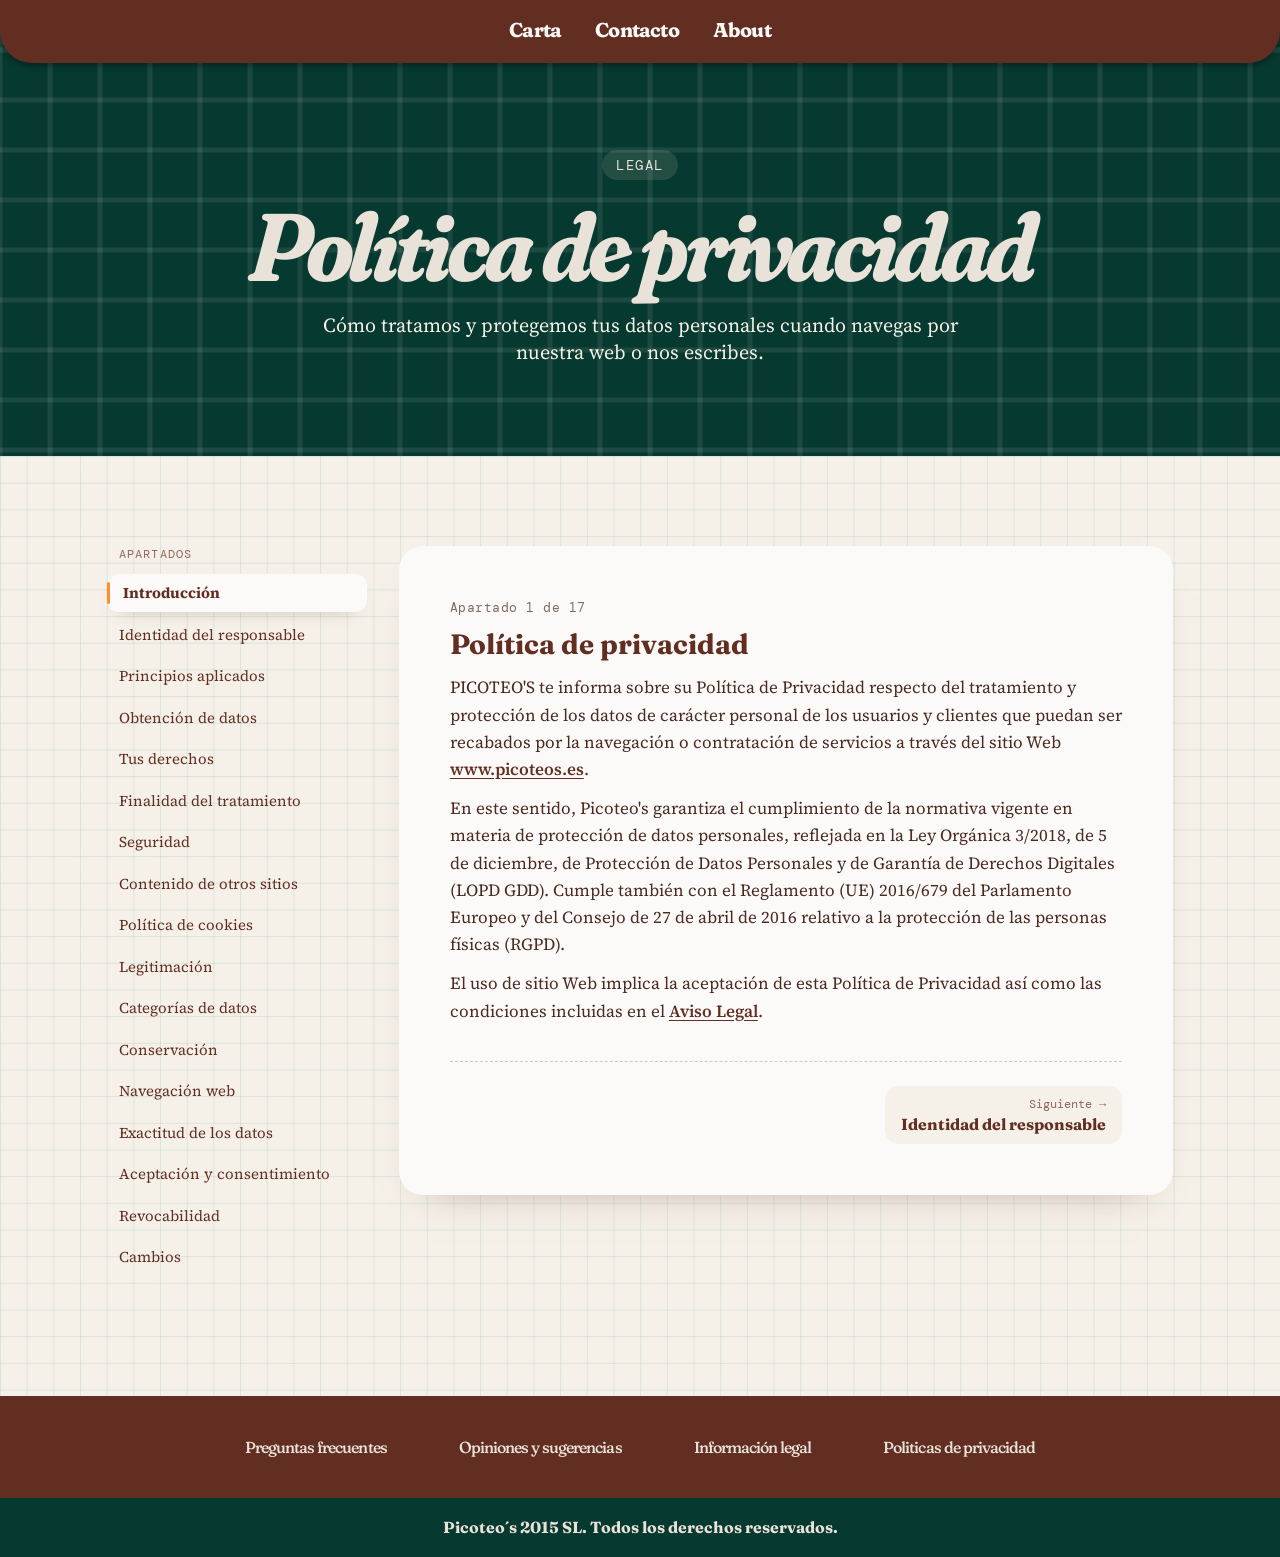
<file: politica-privacidad.html>
<!doctype html>
<html lang="es">
<head>
  <meta charset="utf-8">
  <meta name="viewport" content="width=device-width, initial-scale=1">
  <title>Política de privacidad · Picoteo's</title>
  <meta name="description" content="Política de privacidad y protección de datos de Picoteo's.">
  <meta name="theme-color" content="#06392f">
  <link rel="icon" href="assets/favicon.svg" type="image/svg+xml">
  <link rel="preconnect" href="https://fonts.googleapis.com">
  <link rel="preconnect" href="https://fonts.gstatic.com" crossorigin>
  <link href="https://fonts.googleapis.com/css2?family=DM+Mono:wght@400;500&family=DM+Sans:opsz,wght@9..40,500&family=Fraunces:ital,opsz,wght,SOFT,WONK@0,9..144,100..900,0..100,0..1;1,9..144,100..900,0..100,0..1&family=Source+Serif+4:ital,opsz,wght@0,8..60,400;0,8..60,600;0,8..60,700;1,8..60,400&family=Space+Grotesk:wght@700&display=swap" rel="stylesheet">
  <link rel="stylesheet" href="css/styles.css">
  <script>document.documentElement.classList.add('js')</script>
</head>
<body>

<header class="nav" id="nav">
  <nav aria-label="Principal">
    <ul class="nav__links">
      <li><a href="index.html#carta">Carta</a></li>
      <li><a href="index.html#contacto">Contacto</a></li>
      <li><a href="index.html#nosotros">About</a></li>
    </ul>
  </nav>
</header>

<main>
  <section class="page-hero grid-dark" aria-labelledby="t">
    <span class="page-hero__kicker reveal">Legal</span>
    <h1 class="reveal" style="--d:.08s" id="t">Política de privacidad</h1>
    <p class="reveal" style="--d:.16s">Cómo tratamos y protegemos tus datos personales cuando navegas por nuestra web o nos escribes.</p>
  </section>

  <div class="page-body grid-light">
    <div class="doc">
      <nav class="toc" aria-label="Apartados">
        <p>Apartados</p>
        <a href="#intro">Introducción</a>
        <a href="#responsable">Identidad del responsable</a>
        <a href="#principios">Principios aplicados</a>
        <a href="#obtencion">Obtención de datos</a>
        <a href="#derechos">Tus derechos</a>
        <a href="#finalidad">Finalidad del tratamiento</a>
        <a href="#seguridad">Seguridad</a>
        <a href="#terceros">Contenido de otros sitios</a>
        <a href="#cookies">Política de cookies</a>
        <a href="#legitimacion">Legitimación</a>
        <a href="#categorias">Categorías de datos</a>
        <a href="#conservacion">Conservación</a>
        <a href="#navegacion">Navegación web</a>
        <a href="#exactitud">Exactitud de los datos</a>
        <a href="#aceptacion">Aceptación y consentimiento</a>
        <a href="#revocabilidad">Revocabilidad</a>
        <a href="#cambios">Cambios</a>
      </nav>

      <article class="doc__content reveal">
        <section id="intro">
          <h2>Política de privacidad</h2>
          <p>PICOTEO'S te informa sobre su Política de Privacidad respecto del tratamiento y protección de los datos de carácter personal de los usuarios y clientes que puedan ser recabados por la navegación o contratación de servicios a través del sitio Web <a href="https://www.picoteos.es">www.picoteos.es</a>.</p>
          <p>En este sentido, Picoteo's garantiza el cumplimiento de la normativa vigente en materia de protección de datos personales, reflejada en la Ley Orgánica 3/2018, de 5 de diciembre, de Protección de Datos Personales y de Garantía de Derechos Digitales (LOPD GDD). Cumple también con el Reglamento (UE) 2016/679 del Parlamento Europeo y del Consejo de 27 de abril de 2016 relativo a la protección de las personas físicas (RGPD).</p>
          <p>El uso de sitio Web implica la aceptación de esta Política de Privacidad así como las condiciones incluidas en el <a href="informacion-legal.html">Aviso Legal</a>.</p>
        </section>

        <section id="responsable">
          <h2>Identidad del responsable</h2>
          <ul class="datos">
            <li><b>Titular</b><span>PICOTEO'S</span></li>
            <li><b>NIF/CIF</b><span>B90187048</span></li>
            <li><b>Domicilio</b><span>C/ Narciso Monturiol 15, San José de la Rinconada, 41300, Sevilla</span></li>
            <li><b>Correo electrónico</b><span><a href="mailto:monochromejoseantonio@gmail.com">monochromejoseantonio@gmail.com</a></span></li>
            <li><b>Sitio Web</b><span><a href="https://www.picoteos.es">www.picoteos.es</a></span></li>
          </ul>
        </section>

        <section id="principios">
          <h2>Principios aplicados en el tratamiento de datos</h2>
          <p>En el tratamiento de tus datos personales, el Picoteo's aplicará los siguientes principios que se ajustan a las exigencias del nuevo reglamento europeo de protección de datos:</p>
          <ul>
            <li><strong>Principio de licitud, lealtad y transparencia:</strong> Picoteo's siempre requerirá el consentimiento para el tratamiento de tus datos personales que puede ser para uno o varios fines específicos sobre los que te informará previamente con absoluta transparencia.</li>
            <li><strong>Principio de minimización de datos:</strong> Picoteo's te solicitará solo los datos estrictamente necesarios para el fin o los fines que los solicita.</li>
            <li><strong>Principio de limitación del plazo de conservación:</strong> Los datos se mantendrán durante el tiempo estrictamente necesario para el fin o los fines del tratamiento. Picoteo's te informará del plazo de conservación correspondiente según la finalidad. En el caso de suscripciones, Picoteo's revisará periódicamente las listas y eliminará aquellos registros inactivos durante un tiempo considerable.</li>
            <li><strong>Principio de integridad y confidencialidad:</strong> Tus datos serán tratados de tal manera que su seguridad, confidencialidad e integridad esté garantizada. Debes saber que Picoteo's toma las precauciones necesarias para evitar el acceso no autorizado o uso indebido de los datos de sus usuarios por parte de terceros.</li>
          </ul>
        </section>

        <section id="obtencion">
          <h2>Obtención de datos personales</h2>
          <p>Para navegar por <a href="https://www.picoteos.es">www.picoteos.es</a> no es necesario que facilites ningún dato personal. Los casos en los que sí proporcionas tus datos personales son los siguientes:</p>
          <ul><li>Al contactar a través de los formularios de contacto o enviar un correo electrónico.</li></ul>
        </section>

        <section id="derechos">
          <h2>Tus derechos</h2>
          <p>Picoteo's te informa que sobre tus datos personales tienes derecho a:</p>
          <ul>
            <li>Solicitar el acceso a los datos almacenados.</li>
            <li>Solicitar una rectificación o la cancelación.</li>
            <li>Solicitar la limitación de su tratamiento.</li>
            <li>Oponerte al tratamiento.</li>
            <li>Solicitar la portabilidad de tus datos.</li>
          </ul>
          <p>El ejercicio de estos derechos es personal y por tanto debe ser ejercido directamente por el interesado, solicitándolo directamente a Picoteo's, lo que significa que cualquier cliente, suscriptor o colaborador que haya facilitado sus datos en algún momento puede dirigirse a Picoteo's y pedir información sobre los datos que tiene almacenados y cómo los ha obtenido, solicitar la rectificación de los mismos, solicitar la portabilidad de sus datos personales, oponerse al tratamiento, limitar su uso o solicitar la cancelación de esos datos en los ficheros de Picoteo's.</p>
          <p>Para ejercitar tus derechos de acceso, rectificación, cancelación, portabilidad y oposición tienes que enviar un correo electrónico a <a href="mailto:monochromejoseantonio@gmail.com">monochromejoseantonio@gmail.com</a> junto con la prueba válida en derecho como una fotocopia del D.N.I. o equivalente.</p>
          <p>Tienes derecho a la tutela judicial efectiva y a presentar una reclamación ante la autoridad de control, en este caso, la Agencia Española de Protección de Datos, si consideras que el tratamiento de datos personales que te conciernen infringe el Reglamento.</p>
        </section>

        <section id="finalidad">
          <h2>Finalidad del tratamiento de datos personales</h2>
          <p>Cuando te conectas al sitio Web para mandar un correo a Picoteo's, te suscribes a su boletín o realizas una contratación, estás facilitando información de carácter personal de la que el responsable es Picoteo's. Esta información puede incluir datos de carácter personal como pueden ser tu dirección IP, nombre y apellidos, dirección física, dirección de correo electrónico, número de teléfono, y otra información. Al facilitar esta información, das tu consentimiento para que tu información sea recopilada, utilizada, gestionada y almacenada por superadmin.es, sólo como se describe en el Aviso Legal y en la presente Política de Privacidad.</p>
          <p>Los datos personales y la finalidad del tratamiento por parte de Picoteo's es diferente según el sistema de captura de información:</p>
          <ul>
            <li><strong>Formularios de contacto:</strong> Picoteo's solicita datos personales entre los que pueden estar: Nombre y apellidos, dirección de correo electrónico, número de teléfono y dirección de tu sitio Web con la finalidad de responder a tus consultas. Por ejemplo, Picoteo's utiliza esos datos para dar respuesta a tus mensajes, dudas, quejas, comentarios o inquietudes que puedas tener relativas a la información incluida en el sitio Web, los servicios que se prestan a través del sitio Web, el tratamiento de tus datos personales, cuestiones referentes a los textos legales incluidos en el sitio Web, así como cualquier otra consulta que puedas tener y que no esté sujeta a las condiciones del sitio Web o de la contratación.</li>
          </ul>
          <p>Existen otras finalidades por las que Picoteo's trata tus datos personales:</p>
          <ul>
            <li>Para garantizar el cumplimiento de las condiciones recogidas en el <a href="informacion-legal.html">Aviso Legal</a> y en la ley aplicable. Esto puede incluir el desarrollo de herramientas y algoritmos que ayuden a este sitio Web a garantizar la confidencialidad de los datos personales que recoge.</li>
            <li>Para apoyar y mejorar los servicios que ofrece este sitio Web.</li>
            <li>Para analizar la navegación. Picoteo's recoge otros datos no identificativos que se obtienen mediante el uso de cookies que se descargan en tu ordenador cuando navegas por el sitio Web cuyas características y finalidad están detalladas en la Política de Cookies .</li>
            <li>Para gestionar las redes sociales. Picoteo's tiene presencia en redes sociales. Si te haces seguidor en las redes sociales de Picoteo's el tratamiento de los datos personales se regirá por este apartado, así como por aquellas condiciones de uso, políticas de privacidad y normativas de acceso que pertenezcan a la red social que proceda en cada caso y que has aceptado previamente.</li>
          </ul>
          <p>Picoteo's tratará tus datos personales con la finalidad de administrar correctamente su presencia en la red social, informarte de sus actividades, productos o servicios, así como para cualquier otra finalidad que las normativas de las redes sociales permitan.</p>
          <p>En ningún caso Picoteo's utilizará los perfiles de seguidores en redes sociales para enviar publicidad de manera individual.</p>
        </section>

        <section id="seguridad">
          <h2>Seguridad de los datos personales</h2>
          <p>Para proteger tus datos personales, Picoteo's toma todas las precauciones razonables y sigue las mejores prácticas de la industria para evitar su pérdida, mal uso, acceso indebido, divulgación, alteración o destrucción de los mismos.</p>
          <p>El sitio Web está alojado en WIX. La seguridad de tus datos está garantizada, ya que toman todas las medidas de seguridad necesarias para ello. Puedes consultar su política de privacidad para tener más información.</p>
        </section>

        <section id="terceros">
          <h2>Contenido de otros sitios web</h2>
          <p>Las páginas de este sitio Web pueden incluir contenido incrustado (por ejemplo, vídeos, imágenes, artículos, etc.). El contenido incrustado de otras web se comporta exactamente de la misma manera que si hubieras visitado la otra web.</p>
          <p>Estos sitios Web pueden recopilar datos sobre ti, utilizar cookies, incrustar un código de seguimiento adicional de terceros, y supervisar tu interacción usando este código.</p>
        </section>

        <section id="cookies">
          <h2>Política de Cookies</h2>
          <p>Para que este sitio Web funcione correctamente necesita utilizar cookies, que es una información que se almacena en tu navegador web.</p>
          <p>En la página Política de Cookies puedes consultar toda la información relativa a la política de recogida, la finalidad y el tratamiento de las cookies.</p>
        </section>

        <section id="legitimacion">
          <h2>Legitimación para el tratamiento de datos</h2>
          <p>La base legal para el tratamiento de tus datos es: el consentimiento.</p>
          <p>Para contactar con Picoteo's, suscribirte a un boletín o realizar comentarios en este sitio Web tienes que aceptar la presente Política de Privacidad.</p>
        </section>

        <section id="categorias">
          <h2>Categorías de datos personales</h2>
          <p>Las categorías de datos personales que trata Picoteo's son:</p>
          <ul><li>Datos identificativos.</li></ul>
        </section>

        <section id="conservacion">
          <h2>Conservación de datos personales</h2>
          <p>Los datos personales que proporciones a Picoteo's se conservarán hasta que solicites su supresión.</p>
        </section>

        <section id="navegacion">
          <h2>Navegación Web</h2>
          <p>Al navegar por <a href="https://www.picoteos.es">www.picoteos.es</a> se pueden recoger datos no identificativos, que pueden incluir, la dirección IP, geolocalización, un registro de cómo se utilizan los servicios y sitios, hábitos de navegación y otros datos que no pueden ser utilizados para identificarte.</p>
          <p>El sitio Web utiliza los siguientes servicios de análisis de terceros:</p>
          <ul><li>Google Analytics</li></ul>
          <p>Picoteo's utiliza la información obtenida para obtener datos estadísticos, analizar tendencias, administrar el sitio, estudiar patrones de navegación y para recopilar información demográfica.</p>
        </section>

        <section id="exactitud">
          <h2>Exactitud y veracidad de los datos personales</h2>
          <p>Te comprometes a que los datos facilitados a Picoteo's sean correctos, completos, exactos y vigentes, así como a mantenerlos debidamente actualizados.</p>
          <p>Como Usuario del sitio Web eres el único responsable de la veracidad y corrección de los datos que remitas al sitio exonerando a Picoteo's de cualquier responsabilidad al respecto.</p>
        </section>

        <section id="aceptacion">
          <h2>Aceptación y consentimiento</h2>
          <p>Como Usuario del sitio Web declaras haber sido informado de las condiciones sobre protección de datos de carácter personal, aceptas y consientes el tratamiento de los mismos por parte de Picoteo's en la forma y para las finalidades indicadas en esta Política de Privacidad.</p>
        </section>

        <section id="revocabilidad">
          <h2>Revocabilidad</h2>
          <p>Para ejercitar tus derechos de acceso, rectificación, cancelación, portabilidad y oposición tienes que enviar un correo electrónico a <a href="mailto:monochromejoseantonio@gmail.com">monochromejoseantonio@gmail.com</a> junto con la prueba válida en derecho como una fotocopia del D.N.I. o equivalente.</p>
          <p>El ejercicio de tus derechos no incluye ningún dato que Picoteo's esté obligado a conservar con fines administrativos, legales o de seguridad.</p>
        </section>

        <section id="cambios">
          <h2>Cambios en la Política de Privacidad</h2>
          <p>Picoteo's se reserva el derecho a modificar la presente Política de Privacidad para adaptarla a novedades legislativas o jurisprudenciales, así como a prácticas de la industria.</p>
          <p>Estas políticas estarán vigentes hasta que sean modificadas por otras debidamente publicadas.</p>
        </section>
      </article>
    </div>
  </div>
</main>

<footer>
  <nav class="footer-links" aria-label="Pie de página">
    <ul>
      <li><a href="index.html#faq">Preguntas frecuentes</a></li>
      <li><a href="index.html#contacto">Opiniones y sugerencias</a></li>
      <li><a href="informacion-legal.html">Información legal</a></li>
      <li><a href="politica-privacidad.html" aria-current="page">Politicas de privacidad</a></li>
    </ul>
  </nav>
  <div class="copy"><p>Picoteo´s 2015 SL. Todos los derechos reservados.</p></div>
</footer>

<script src="js/main.js"></script>
</body>
</html>
</file>
<file: css/styles.css>
/* =========================================================
   Picoteo's — estilos (fieles al diseño "Esta es la web")
   ========================================================= */
:root {
  --verde: #06392f;
  --marron: #632e22;
  --crema: #e9e2d9;
  --crema-2: #f5f0e8;
  --crema-3: #f1e9e0;
  --gris: #fcfaf8;
  --gris-plato: #f3f3f3;
  --naranja: #ff8d28;
  --amarillo: #ffaa01;
  --oliva: #828a74;
  --negro: #222222;
  --marron-suave: #83695f;

  --f-display: "Fraunces", Georgia, serif;
  --f-serif: "Source Serif 4", Georgia, serif;
  --f-sans: "DM Sans", system-ui, sans-serif;
  --f-mono: "DM Mono", ui-monospace, monospace;
  --f-grot: "Space Grotesk", system-ui, sans-serif;

  --ease: cubic-bezier(.22, 1, .36, 1);
  --ease-spring: cubic-bezier(.34, 1.56, .64, 1);
  --wrap: 1200px;
  --gutter: clamp(16px, 8.33vw, 120px);
}

*, *::before, *::after { box-sizing: border-box; }
html { scroll-behavior: smooth; -webkit-text-size-adjust: 100%; }
body {
  margin: 0;
  background: var(--verde);
  color: var(--marron);
  font-family: var(--f-serif);
  -webkit-font-smoothing: antialiased;
  overflow-x: hidden;
}
img { display: block; max-width: 100%; }
a { color: inherit; }
button { font: inherit; }
:focus-visible { outline: 3px solid var(--naranja); outline-offset: 3px; border-radius: 6px; }
.sr-only { position: absolute; width: 1px; height: 1px; overflow: hidden; clip: rect(0 0 0 0); white-space: nowrap; }

/* Ejes variables de Fraunces usados en el diseño */
.wonk { font-variation-settings: "SOFT" 0, "WONK" 1; }

/* ---------- Fondos de cuadrícula ---------- */
.grid-dark {
  background-color: var(--verde);
  background-image:
    linear-gradient(rgba(217, 217, 217, .1) 5px, transparent 5px),
    linear-gradient(90deg, rgba(217, 217, 217, .1) 5px, transparent 5px);
  background-size: 50px 50px;
  background-position: -2.5px -2.5px;
}
.grid-light {
  background-image:
    linear-gradient(rgba(0, 124, 88, .1) 1.33px, transparent 1.33px),
    linear-gradient(90deg, rgba(0, 124, 88, .1) 1.33px, transparent 1.33px);
  background-size: 26.68px 26.68px;
}

/* ---------- Navegación ---------- */
.nav {
  position: fixed; inset: 0 0 auto 0; z-index: 50;
  display: flex; justify-content: center; align-items: center;
  padding: 20px 28px;
  background: var(--marron);
  border-radius: 0 0 32px 32px;
  filter: drop-shadow(0 4px 2px rgba(0, 0, 0, .25));
  transition: transform .5s var(--ease);
}
.nav.is-hidden { transform: translateY(-110%); }
.nav__links { display: flex; gap: 34px; list-style: none; margin: 0; padding: 0; }
.nav__links a {
  position: relative; display: inline-block;
  font-family: var(--f-display); font-weight: 700; font-size: 20px; line-height: .75;
  letter-spacing: -.8px; color: var(--gris); text-decoration: none;
  font-variation-settings: "SOFT" 100, "WONK" 1;
  padding: 2px 0 6px;
}
.nav__links a::after {
  content: ""; position: absolute; left: 0; right: 0; bottom: -2px; height: 2px;
  background: var(--naranja); border-radius: 2px;
  transform: scaleX(0); transform-origin: left; transition: transform .35s var(--ease);
}
.nav__links a:hover::after, .nav__links a.is-active::after { transform: scaleX(1); }
.nav__home { position: absolute; left: 28px; top: 50%; transform: translateY(-50%); display: none; }

/* ---------- Botón teléfono ---------- */
.btn-tel {
  display: inline-flex; align-items: center; gap: 12px;
  padding: 8px 16px; border-radius: 76px;
  background: var(--naranja); color: var(--marron); text-decoration: none;
  font-family: var(--f-sans); font-weight: 500; font-size: 24px; line-height: 28px; letter-spacing: .45px;
  font-variation-settings: "opsz" 14;
  transition: transform .35s var(--ease-spring), box-shadow .35s var(--ease), background-color .25s;
  box-shadow: 0 0 0 0 rgba(255, 141, 40, .0);
}
.btn-tel img { width: 20px; height: 20px; transition: transform .5s var(--ease-spring); }
.btn-tel:hover { transform: translateY(-3px) scale(1.03); box-shadow: 0 10px 24px -8px rgba(255, 141, 40, .7); background: #ff9a3f; }
.btn-tel:hover img { transform: rotate(-14deg) scale(1.1); }
.btn-tel:active { transform: translateY(0) scale(.98); }
.btn-tel--mono { font-family: var(--f-mono); font-weight: 400; line-height: 22px; letter-spacing: 0; justify-content: center; }

/* ---------- Valoración Google ---------- */
.rating { display: inline-flex; align-items: center; gap: 4.75px; padding: 7px 16.6px; }
.rating__icons { display: flex; align-items: center; gap: 4px; }
.rating__google { width: 16px; height: 16px; padding: 1px 1.2px; }
.rating__stars { display: flex; gap: 2px; height: 16px; align-items: center; }
.rating__stars img { height: 100%; width: auto; }
.rating__text {
  font-family: var(--f-display); font-weight: 700; font-size: 20px; line-height: .75; letter-spacing: -.4px;
  color: var(--crema); white-space: nowrap; font-variation-settings: "SOFT" 0, "WONK" 1;
}

/* ---------- HERO ---------- */
.hero { padding: 120px 100px 20px; display: flex; justify-content: center; align-items: center; }
.hero__inner { width: 100%; max-width: 1440px; display: flex; gap: 32px; align-items: center; }
.hero__text { display: flex; flex-direction: column; gap: 32px; align-items: flex-start; flex-shrink: 0; }
.hero__title {
  margin: 0; width: 714px; max-width: 100%;
  font-family: var(--f-display); font-style: italic; font-weight: 700;
  font-size: 124px; line-height: 98.3px; letter-spacing: -7.44px; color: var(--crema);
  font-variation-settings: "SOFT" 77, "WONK" 0;
}
.hero__title .line { display: block; overflow: hidden; padding-bottom: .08em; margin-bottom: -.08em; }
.hero__title .line > span { display: inline-block; }
.hero__lead { margin: 0; font-family: var(--f-serif); font-size: 20px; line-height: 20px; color: var(--crema-2); }
.hero__media { flex: 1 1 0; min-width: 0; position: relative; }
.hero__img {
  width: 100%; height: auto; aspect-ratio: 494 / 359.68; object-fit: cover;
  filter: drop-shadow(70px 111px 4px rgba(0, 0, 0, .45));
  animation: flotar 7s ease-in-out infinite;
  will-change: transform;
}
@keyframes flotar {
  0%, 100% { transform: translate3d(0, 0, 0) rotate(0deg); }
  50% { transform: translate3d(0, -14px, 0) rotate(-1.2deg); }
}

/* ---------- TÚ ELIGES EL PLAN ---------- */
.plan { padding: 16px; }
.plan__card {
  position: relative; overflow: hidden; border-radius: 28px;
  aspect-ratio: 1408 / 688; width: 100%;
  display: flex; flex-direction: column; gap: 48px; align-items: center; justify-content: center;
  padding: 80px 120px; isolation: isolate;
}
.plan__bg-wrap { position: absolute; inset: 0; z-index: -1; overflow: hidden; border-radius: inherit; }
.plan__bg { position: absolute; inset: 0; width: 100%; height: 100%; max-width: none; object-fit: cover; object-position: 50% 49%; transform: scale(1.03); will-change: transform; }
.plan__title {
  margin: 0; text-align: center; color: #fff;
  font-family: var(--f-display); font-style: italic; font-weight: 768;
  font-size: 137.9px; line-height: 116.6px; letter-spacing: -4.14px; white-space: nowrap;
  font-variation-settings: "SOFT" 60, "WONK" .12;
  text-shadow: 0 6px 30px rgba(0, 0, 0, .18);
}
.plan__box {
  display: flex; flex-direction: column; gap: 12px; align-items: center;
  padding: 20px 28px; border-radius: 36px;
  background: rgba(255, 141, 40, .1);
  backdrop-filter: blur(10px) saturate(1.1); -webkit-backdrop-filter: blur(10px) saturate(1.1);
  border: 1px solid rgba(255, 255, 255, .18);
}
.plan__box p {
  margin: 0; text-align: center; color: #fff;
  font-family: var(--f-display); font-size: 28.5px; line-height: 30.5px; letter-spacing: -2px;
  font-variation-settings: "SOFT" 100, "WONK" .12;
}

/* ---------- LOGO BANDA ---------- */
.logo-band { display: block; width: 100%; height: auto; }
.logo-band-wrap { position: relative; overflow: hidden; }

/* ---------- CARTA ---------- */
.carta-wrap { background: var(--verde); position: relative; z-index: 1; margin-block: -2px; }
.carta { position: relative; background-color: #fff; border-radius: 52px; padding: 0 120px; }
.carta--page { padding: 0; }
.carta__bento { display: flex; justify-content: center; }
.carta__inner { width: 100%; max-width: 1200px; display: flex; flex-direction: column; gap: 36px; padding: 96px 48px; }
.carta__head { display: flex; flex-direction: column; gap: 12px; }
.h-carta {
  margin: 0; font-family: var(--f-display); font-style: italic; font-weight: 700;
  font-size: 58px; line-height: 1.45; color: var(--marron);
  font-variation-settings: "SOFT" 0, "WONK" 1;
}
.carta__sub { margin: 0; font-weight: 700; font-size: 20px; line-height: 1.45; }
.tabs { display: flex; flex-wrap: wrap; gap: 8px; }
.tab {
  border: 0; cursor: pointer; padding: 7px 14px; border-radius: 18px;
  background: var(--crema-3); color: var(--marron);
  font-family: var(--f-serif); font-weight: 700; font-size: 16px; line-height: 1.45;
  transition: background-color .3s var(--ease), color .3s var(--ease), transform .3s var(--ease-spring);
}
.tab:hover { transform: translateY(-2px); background: #e8dccf; }
.tab[aria-selected="true"] { background: var(--marron); color: var(--crema-3); }
.carta__section { display: flex; flex-direction: column; gap: 10px; }
.carta__section-title { display: flex; align-items: center; gap: 12px; padding-bottom: 10px; }
.carta__section-title img { width: 32px; height: 32px; }
.carta__section-title h3 {
  margin: 0; font-family: var(--f-display); font-style: italic; font-weight: 700; font-size: 29px; line-height: 1.45;
  font-variation-settings: "SOFT" 0, "WONK" 1;
}
.platos { display: grid; grid-template-columns: repeat(2, minmax(0, 1fr)); gap: 10px; list-style: none; margin: 0; padding: 0; }
.plato {
  background: var(--gris-plato); border-radius: 20px; padding: 8px 12px;
  display: flex; gap: 8px; align-items: flex-start; line-height: 1.45;
  transition: transform .35s var(--ease), box-shadow .35s var(--ease), background-color .3s;
}
.plato:hover { transform: translateY(-2px); background: #efebe6; box-shadow: 0 8px 18px -12px rgba(99, 46, 34, .45); }
.plato__info { flex: 1 1 0; min-width: 0; display: flex; flex-direction: column; gap: 2px; }
.plato__nombre { margin: 0; font-weight: 700; font-size: 22px; }
.plato__desc { margin: 0; font-size: 13px; color: var(--marron-suave); }
.plato__precio { margin: 0; width: 94px; text-align: right; font-weight: 600; font-size: 20px; flex-shrink: 0; }
.platos.is-switching .plato { opacity: 0; transform: translateY(10px); }
.platos .plato.in { animation: platoIn .5s var(--ease) both; }
@keyframes platoIn { from { opacity: 0; transform: translateY(12px); } to { opacity: 1; transform: none; } }
.carta__nota { display: flex; flex-direction: column; gap: 10px; padding: 12px; border-radius: 18px; font-size: 16px; line-height: 1.45; }
.carta__nota p { margin: 0; }
.carta__nota strong { font-weight: 600; }
.carta__nota em { font-style: italic; }
.link-alergenos {
  align-self: flex-start; display: inline-flex; align-items: center; gap: 8px; margin-top: 4px;
  padding: 7px 14px; border-radius: 18px; background: var(--crema-3); color: var(--marron);
  font-weight: 700; font-size: 16px; text-decoration: none;
  transition: background-color .3s, color .3s, transform .3s var(--ease-spring);
}
.link-alergenos:hover { background: var(--marron); color: var(--crema-3); transform: translateY(-2px); }
.link-alergenos span { transition: transform .3s var(--ease); }
.link-alergenos:hover span { transform: translateX(4px); }

/* ---------- CTA ¿Has elegido ya? ---------- */
.cta { padding: 112px 120px; display: flex; justify-content: center; }
.cta__inner { display: flex; flex-direction: column; gap: 22px; align-items: center; text-align: center; }
.cta__sticker { width: 218px; height: 212px; display: flex; align-items: center; justify-content: center; }
.cta__sticker img { width: 179.9px; height: 171.6px; transform: rotate(15deg); animation: bamboleo 5s ease-in-out infinite; transform-origin: 50% 80%; }
@keyframes bamboleo { 0%, 100% { transform: rotate(15deg); } 50% { transform: rotate(7deg) translateY(-6px); } }
.cta h2 { margin: 0; font-family: var(--f-display); font-weight: 700; font-size: 46px; line-height: 48px; color: var(--crema); font-variation-settings: "SOFT" 0, "WONK" 1; }
.cta p { margin: 0; font-family: var(--f-display); font-size: 30px; line-height: 22px; color: var(--crema); font-variation-settings: "SOFT" 0, "WONK" 1; }

/* ---------- VEN A VISITARNOS ---------- */
.visita { background: var(--marron); padding: 120px; display: flex; justify-content: center; position: relative; z-index: 1; }
.visita__inner { width: 100%; max-width: 1440px; display: flex; flex-direction: column; gap: 24px; }
.visita h2 {
  margin: 0; font-family: var(--f-display); font-style: italic; font-weight: 700; font-size: 58px; line-height: 36px;
  letter-spacing: -1.74px; color: var(--crema); padding-top: 12px; font-variation-settings: "SOFT" 0, "WONK" 1;
}
.visita__dir { display: inline-flex; gap: 8px; align-items: center; color: var(--crema); text-decoration: none; font-weight: 700; font-size: 14px; line-height: 14px; width: fit-content; }
.visita__dir img { width: 18px; height: 18px; transition: transform .4s var(--ease-spring); }
.visita__dir:hover img { transform: translateY(-3px); }
.visita__dir:hover span { text-decoration: underline; text-underline-offset: 3px; }
.visita__grid { display: flex; gap: 24px; align-items: stretch; }
.mapa { flex: 1 1 0; min-width: 0; position: relative; border-radius: 44px; overflow: hidden; background: var(--crema-2); min-height: 442px; }
.mapa iframe { position: absolute; inset: 0; width: 100%; height: 100%; border: 0; filter: saturate(.95); }
.mapa__btn {
  position: absolute; right: 18px; bottom: 18px; z-index: 2;
  display: inline-flex; align-items: center; gap: 8px; padding: 10px 16px; border-radius: 76px;
  background: var(--naranja); color: var(--marron); text-decoration: none;
  font-family: var(--f-sans); font-weight: 500; font-size: 16px;
  box-shadow: 0 8px 20px -8px rgba(0, 0, 0, .45);
  transition: transform .35s var(--ease-spring), box-shadow .3s;
}
.mapa__btn:hover { transform: translateY(-3px); box-shadow: 0 14px 26px -10px rgba(0, 0, 0, .5); }
.mapa__btn svg { width: 18px; height: 18px; }
.horario { flex: 1 1 0; min-width: 0; display: flex; flex-direction: column; gap: 8px; }
.horario h3 { margin: 0 0 0; font-family: var(--f-display); font-style: italic; font-weight: 400; font-size: 30px; line-height: 36px; letter-spacing: -.9px; color: var(--crema); font-variation-settings: "SOFT" 0, "WONK" 1; display: flex; align-items: center; gap: 14px; }
.estado { font-family: var(--f-mono); font-style: normal; font-size: 13px; letter-spacing: .3px; line-height: 1; padding: 6px 10px; border-radius: 20px; background: rgba(233, 226, 217, .14); color: var(--crema); display: inline-flex; gap: 6px; align-items: center; }
.estado::before { content: ""; width: 7px; height: 7px; border-radius: 50%; background: #9aa58c; }
.estado.abierto::before { background: #7bd88f; box-shadow: 0 0 0 0 rgba(123, 216, 143, .7); animation: pulso 2s infinite; }
@keyframes pulso { 70% { box-shadow: 0 0 0 7px rgba(123, 216, 143, 0); } 100% { box-shadow: 0 0 0 0 rgba(123, 216, 143, 0); } }
.dia {
  height: 47px; display: flex; align-items: center; justify-content: space-between; padding: 10px 16px;
  border-bottom: 1px dashed #ebe4d8; color: var(--crema); white-space: nowrap;
  transition: background-color .45s var(--ease), color .45s var(--ease), border-radius .45s;
}
.dia__nombre { font-family: var(--f-grot); font-weight: 700; font-size: 28px; line-height: 16px; letter-spacing: -.7px; width: 80px; }
.dia__h { font-family: var(--f-mono); font-size: 16px; line-height: 16px; }
.dia.hoy { background: var(--crema); color: var(--marron); border-radius: 12px; border-bottom-color: transparent; }

/* ---------- FAQ + FORM ---------- */
.crema-wrap { background-color: var(--crema-2); }
.faqform { padding: 120px; display: flex; justify-content: center; }
.faqform__inner { width: 100%; max-width: 1440px; display: flex; gap: 24px; align-items: stretch; }
.faq { flex: 1 1 0; min-width: 0; display: flex; flex-direction: column; gap: 24px; }
.faq h2 { margin: 0; font-family: var(--f-display); font-weight: 700; font-size: 40px; line-height: 40px; font-variation-settings: "SOFT" 0, "WONK" 1; }
.faq__list { display: flex; flex-direction: column; gap: 8px; flex: 1 1 auto; }
.faq__item { background: var(--gris); border-radius: 16px; padding: 16px; flex: 1 0 auto; transition: box-shadow .35s var(--ease); }
.faq__item:hover { box-shadow: 0 10px 22px -16px rgba(99, 46, 34, .55); }
.faq__q {
  all: unset; box-sizing: border-box; cursor: pointer; width: 100%;
  display: flex; align-items: center; justify-content: space-between; gap: 24px;
  font-family: var(--f-display); font-weight: 700; font-size: 20px; line-height: 25px; color: var(--marron);
  font-variation-settings: "SOFT" 0, "WONK" 1;
}
.faq__q:focus-visible { outline: 3px solid var(--naranja); outline-offset: 6px; border-radius: 8px; }
/* Botón minimizar / maximizar (misma pieza: la barra vertical rota y desaparece) */
.toggle {
  flex-shrink: 0; position: relative; width: 25px; height: 25px; border-radius: 100px; background: var(--oliva);
  transition: transform .45s var(--ease-spring), background-color .3s;
}
.faq__q:hover .toggle { transform: scale(1.1); background: #737b66; }
.toggle::before, .toggle::after {
  content: ""; position: absolute; left: 50%; top: 50%; width: 13px; height: 2.44px; border-radius: 8px;
  background: var(--crema); transform: translate(-50%, -50%);
  transition: transform .45s var(--ease), opacity .3s;
}
.toggle::after { transform: translate(-50%, -50%) rotate(90deg); }
.faq__item.is-open .toggle::after { transform: translate(-50%, -50%) rotate(0deg); opacity: 0; }
.faq__a { display: grid; grid-template-rows: 0fr; transition: grid-template-rows .5s var(--ease), opacity .4s var(--ease), margin-top .5s var(--ease); opacity: 0; margin-top: 0; }
.faq__a > div { overflow: hidden; }
.faq__a p { margin: 0; font-family: var(--f-display); font-size: 18px; line-height: 18px; color: var(--marron); font-variation-settings: "SOFT" 0, "WONK" 1; }
.faq__a a { text-decoration: underline; text-underline-offset: 2px; }
.faq__item.is-open .faq__a { grid-template-rows: 1fr; opacity: 1; margin-top: 21px; }

.form-card { flex: 1 1 0; min-width: 0; position: relative; background: var(--crema); border-radius: 16px; padding: 16px; display: flex; flex-direction: column; gap: 24px; }
.form-card h2 { margin: 0; font-family: var(--f-display); font-weight: 900; font-size: 40px; line-height: 1; font-variation-settings: "SOFT" 0, "WONK" 1; padding-right: 130px; }
.form-card__sticker { position: absolute; right: -5.8px; top: -45.7px; width: 149.8px; height: 139.4px; display: flex; align-items: center; justify-content: center; pointer-events: none; }
.form-card__sticker img { width: 125.4px; height: auto; transform: rotate(15deg); transition: transform .6s var(--ease-spring); }
.form-card:hover .form-card__sticker img { transform: rotate(5deg) translateY(-6px) scale(1.04); }
.form { display: flex; flex-direction: column; gap: 16px; }
.field { position: relative; }
.field input, .field select, .field textarea {
  width: 100%; border: 0; border-radius: 7.5px; background: var(--gris); color: var(--marron);
  font-family: var(--f-mono); font-size: 16px; padding: 10.5px 12px; height: 37.5px;
  box-shadow: inset 0 0 0 1.5px transparent; transition: box-shadow .25s var(--ease), background-color .25s;
  appearance: none; -webkit-appearance: none;
}
.field textarea { height: 83px; resize: vertical; min-height: 83px; line-height: 1.35; }
.field select { cursor: pointer; padding-right: 36px; background-image: url("data:image/svg+xml,%3Csvg xmlns='http://www.w3.org/2000/svg' width='12' height='8' viewBox='0 0 12 8'%3E%3Cpath d='M1 1.5l5 5 5-5' fill='none' stroke='%23632e22' stroke-width='1.6' stroke-linecap='round' stroke-linejoin='round'/%3E%3C/svg%3E"); background-repeat: no-repeat; background-position: right 14px center; }
.field select:invalid { color: rgba(99, 46, 34, .5); }
.field input::placeholder, .field textarea::placeholder { color: var(--marron); opacity: .5; }
.field input:focus, .field select:focus, .field textarea:focus { outline: none; box-shadow: inset 0 0 0 1.5px var(--marron); background: #fff; }
.field.has-error input, .field.has-error select, .field.has-error textarea { box-shadow: inset 0 0 0 1.5px #c0392b; }
.field__err { display: block; font-family: var(--f-mono); font-size: 12px; color: #b03a2e; margin: 4px 2px 0; min-height: 0; }
.check { display: flex; gap: 8px; align-items: flex-start; font-family: var(--f-display); font-size: 14px; line-height: 16px; cursor: pointer; font-variation-settings: "SOFT" 0, "WONK" 1; }
.check input { accent-color: var(--marron); width: 16px; height: 16px; margin: 0; flex-shrink: 0; }
.btn-enviar {
  position: relative; overflow: hidden; border: 0; cursor: pointer; height: 37.5px; border-radius: 8px; background: var(--marron); color: #fff;
  font-family: var(--f-display); font-weight: 700; font-size: 16.5px; line-height: 1; font-variation-settings: "SOFT" 0, "WONK" 1;
  transition: transform .3s var(--ease-spring), background-color .3s, box-shadow .3s;
}
.btn-enviar:hover { background: #742f22; transform: translateY(-2px); box-shadow: 0 10px 20px -12px rgba(99, 46, 34, .8); }
.btn-enviar:disabled { opacity: .7; cursor: progress; transform: none; }
.btn-enviar .spinner { display: none; width: 16px; height: 16px; border: 2px solid rgba(255, 255, 255, .4); border-top-color: #fff; border-radius: 50%; animation: giro .8s linear infinite; margin: 0 auto; }
.btn-enviar.is-loading .label { display: none; }
.btn-enviar.is-loading .spinner { display: block; }
@keyframes giro { to { transform: rotate(360deg); } }
.form__msg { display: none; padding: 12px 14px; border-radius: 10px; font-family: var(--f-display); font-size: 16px; line-height: 1.3; font-variation-settings: "SOFT" 0, "WONK" 1; }
.form__msg.ok { display: block; background: #e3ead9; color: #34502b; animation: platoIn .5s var(--ease) both; }
.form__msg.ko { display: block; background: #f6dcd6; color: #7d2c1f; animation: platoIn .5s var(--ease) both; }
.form__note { margin: 0; font-family: var(--f-display); font-size: 14px; line-height: 16px; font-variation-settings: "SOFT" 0, "WONK" 1; }
.form__note a { text-decoration: none; font-weight: 600; }
.hp { position: absolute !important; left: -9999px !important; }

/* ---------- REDES SOCIALES ---------- */
.redes { padding: 8px; }
.redes__card { background: var(--gris); border-radius: 32px; padding: 16px; display: flex; flex-direction: column; gap: 21px; align-items: center; }
.feed { width: 100%; padding: 4px; }
.feed__widget { width: 100%; min-height: 0; }
.feed__fallback { display: grid; grid-template-columns: repeat(4, minmax(0, 1fr)); gap: 4px; }
.feed__fallback a { display: block; aspect-ratio: 1; border-radius: 18px; overflow: hidden; position: relative; }
.feed__fallback img { width: 100%; height: 100%; object-fit: cover; transition: transform .8s var(--ease), filter .4s; }
.feed__fallback a::after { content: ""; position: absolute; inset: 0; background: rgba(99, 46, 34, 0); transition: background-color .4s; }
.feed__fallback a:hover img { transform: scale(1.06); }
.feed__fallback a:hover::after { background: rgba(99, 46, 34, .12); }
.feed.widget-ready .feed__fallback { display: none; }
.redes__foot { display: flex; align-items: center; justify-content: space-between; gap: 16px; width: 356px; max-width: 100%; }
.redes__foot p { margin: 0; font-family: var(--f-display); font-style: italic; font-weight: 700; font-size: 22px; line-height: .9; white-space: nowrap; font-variation-settings: "SOFT" 0, "WONK" 1; }
.redes__icons { display: flex; gap: 8px; align-items: center; }
.redes__icons a { display: block; width: 20px; height: 20px; transition: transform .35s var(--ease-spring); }
.redes__icons a:hover { transform: translateY(-3px) scale(1.12); }
.redes__icons img { width: 20px; height: 20px; }

/* ---------- TESTIMONIOS ---------- */
.testimonios { padding: 120px 0; display: flex; flex-direction: column; gap: 40px; overflow: hidden; }
.testimonios__head { padding: 0 120px; display: flex; flex-direction: column; gap: 20px; align-items: flex-start; max-width: calc(1440px); width: 100%; margin: 0 auto; }
.testimonios .rating { background: var(--gris); border-radius: 12px; padding: 8px; }
.testimonios .rating__text { color: var(--marron); }
.testimonios h2 { margin: 0; width: 604px; max-width: 100%; font-family: var(--f-display); font-style: italic; font-weight: 700; font-size: 62px; line-height: .9; font-variation-settings: "SOFT" 0, "WONK" 1; }
.testimonios__lead { margin: 0; font-size: 20px; line-height: 1.05; }
.strip {
  display: flex; align-items: flex-start; overflow-x: auto; overflow-y: visible;
  padding: 26px 120px 40px; margin-top: 8px; cursor: grab; scroll-behavior: auto;
  scrollbar-width: none; -ms-overflow-style: none; -webkit-overflow-scrolling: touch;
  scroll-snap-type: x proximity; scroll-padding-inline: 120px;
  mask-image: linear-gradient(90deg, transparent 0, #000 60px, #000 calc(100% - 60px), transparent 100%);
}
.strip::-webkit-scrollbar { display: none; }
.strip.is-dragging { cursor: grabbing; scroll-snap-type: none; }
.strip.is-dragging * { user-select: none; pointer-events: none; }
.ticket-slot { flex-shrink: 0; width: 242px; display: flex; justify-content: center; scroll-snap-align: start; padding-top: var(--dy, 0px); }
.ticket {
  --rot: 0deg; width: 232px; background: var(--gris); border-radius: 2px; padding: 20px 16px;
  display: flex; flex-direction: column; gap: 8px; align-items: center;
  filter: drop-shadow(4px 4px 4px rgba(0, 0, 0, .32));
  transform: rotate(var(--rot)); transform-origin: 50% 0;
  transition: transform .5s var(--ease-spring), filter .4s var(--ease);
  color: var(--negro); position: relative;
}
/* bordes dentados de ticket */
.ticket::before, .ticket::after {
  content: ""; position: absolute; left: 0; right: 0; height: 6px;
  background: radial-gradient(circle at 5px -1px, transparent 4px, var(--gris) 4.5px) repeat-x;
  background-size: 10px 6px;
}
.ticket::before { top: -5px; transform: rotate(180deg); }
.ticket::after { bottom: -5px; }
.ticket:hover { transform: rotate(0deg) translateY(-10px) scale(1.03); filter: drop-shadow(8px 14px 10px rgba(0, 0, 0, .25)); z-index: 2; }
.ticket__logo { width: 95.4px; height: 21.9px; transform: rotate(calc(var(--rot) * -1)); }
.ticket__dash { margin: 0; width: 100%; text-align: center; font-family: var(--f-mono); font-size: 8px; line-height: normal; overflow: hidden; white-space: nowrap; }
.ticket__dash--pad { padding: 10px 0; }
.ticket__dash--pad8 { padding: 8px 0; }
.ticket__dash--end { padding: 8px 0 4px; }
.ticket__stars { margin: 0; width: 100%; text-align: center; font-family: var(--f-mono); font-size: 14px; letter-spacing: -2.8px; }
.ticket__row { width: 100%; display: flex; justify-content: space-between; align-items: center; font-family: var(--f-mono); white-space: nowrap; }
.ticket__row--meta { font-size: 8px; }
.ticket__row--name { font-size: 12px; }
.ticket__row--name strong { font-weight: 500; }
.ticket__quote { margin: 0; width: 100%; font-family: var(--f-display); font-size: 16px; line-height: 20px; font-variation-settings: "SOFT" 0, "WONK" 1; }
.ticket__thanks { margin: 0; width: 100%; text-align: center; font-family: var(--f-mono); font-size: 7px; }
.ticket__bars { margin: 0; width: 100%; text-align: center; font-family: var(--f-mono); font-size: 6px; letter-spacing: .2px; }
/* animación "impresión" del ticket */
.js .ticket-slot .ticket { clip-path: inset(-20px -20px 100% -20px); }
.js .ticket-slot.printed .ticket { animation: imprimir 1.1s var(--ease) forwards; animation-delay: var(--delay, 0s); }
@keyframes imprimir { from { clip-path: inset(-20px -20px 100% -20px); translate: 0 -24px; } to { clip-path: inset(-20px -20px -40px -20px); translate: 0 0; } }
.swipe { display: flex; justify-content: center; }
.swipe span {
  background: var(--negro); color: var(--crema); border-radius: 28px; padding: 4px 12px;
  font-family: var(--f-mono); font-size: 16px; letter-spacing: .8px; white-space: nowrap;
  display: inline-flex; gap: 8px; align-items: center;
}
.swipe button { all: unset; cursor: pointer; padding: 0 2px; transition: transform .3s var(--ease-spring); }
.swipe button:hover { transform: scale(1.25); }
.swipe button:focus-visible { outline: 2px solid var(--naranja); border-radius: 4px; }

/* ---------- FOOTER ---------- */
.footer-links { background: var(--marron); padding: 40px 120px; display: flex; justify-content: center; }
.footer-links ul { list-style: none; margin: 0; padding: 0; display: flex; gap: 72px; flex-wrap: wrap; justify-content: center; }
.footer-links a {
  font-family: var(--f-display); font-weight: 496; font-size: 16px; line-height: 1.18; letter-spacing: -.96px; color: var(--crema);
  text-decoration: none; font-variation-settings: "SOFT" 77, "WONK" 0; background: linear-gradient(currentColor, currentColor) 0 100% / 0 1px no-repeat;
  transition: background-size .35s var(--ease); padding-bottom: 2px;
}
.footer-links a:hover { background-size: 100% 1px; }
.copy { background: var(--verde); padding: 20px; text-align: center; }
.copy p { margin: 0; font-family: var(--f-display); font-weight: 700; font-size: 16px; line-height: 19px; color: var(--crema); font-variation-settings: "SOFT" 0, "WONK" 1; }
.footer-art { position: relative; height: 1202px; display: flex; align-items: center; justify-content: center; overflow: hidden; }
.footer-art__firma { width: 774px; max-width: 80%; height: auto; position: relative; z-index: 1; }
.sticker { position: absolute; height: auto; transition: transform .6s var(--ease-spring); }
.sticker:hover { transform: rotate(var(--r, 0deg)) scale(1.08) !important; }
.sticker--ajo { left: 148px; top: 488px; width: 138px; animation: deriva 9s ease-in-out infinite; }
.sticker--cebolla { left: 103px; top: 12px; width: 229px; animation: deriva 11s ease-in-out infinite reverse; }
.sticker--pollo { right: 63px; top: 62px; width: 310px; animation: deriva 10s ease-in-out infinite; animation-delay: -3s; }
.sticker--salero { left: 1067px; top: 853px; width: 249px; --r: -5.43deg; transform: rotate(-5.43deg); animation: deriva-r 12s ease-in-out infinite; }
@keyframes deriva { 0%, 100% { translate: 0 0; rotate: 0deg; } 50% { translate: 0 -12px; rotate: -3deg; } }
@keyframes deriva-r { 0%, 100% { translate: 0 0; } 50% { translate: 0 -10px; } }

/* ---------- Revelado al hacer scroll ---------- */
.js .reveal { opacity: 0; transform: translateY(28px); transition: opacity .9s var(--ease), transform .9s var(--ease); transition-delay: var(--d, 0s); }
.js .reveal.is-in { opacity: 1; transform: none; }
.js .hero__title .line > span { transform: translateY(105%); transition: transform 1.1s var(--ease); transition-delay: var(--d, 0s); }
.js .hero.is-in .hero__title .line > span { transform: none; }
.js .hero__img-wrap { opacity: 0; transform: translateX(60px) rotate(6deg); transition: opacity 1.2s var(--ease) .25s, transform 1.4s var(--ease) .25s; }
.js .hero.is-in .hero__img-wrap { opacity: 1; transform: none; }
.js .zoom-in { transform: scale(.96); opacity: 0; transition: transform 1.2s var(--ease), opacity 1s var(--ease); }
.js .zoom-in.is-in { transform: none; opacity: 1; }

/* =========================================================
   PÁGINAS SECUNDARIAS (legal, privacidad, alérgenos)
   ========================================================= */
.page-hero { padding: 150px var(--gutter) 90px; text-align: center; color: var(--crema); position: relative; }
.page-hero__kicker { display: inline-block; font-family: var(--f-mono); font-size: 14px; letter-spacing: 1.5px; text-transform: uppercase; padding: 6px 14px; border-radius: 30px; background: rgba(233, 226, 217, .12); margin-bottom: 22px; }
.page-hero h1 { margin: 0 auto; max-width: 1000px; font-family: var(--f-display); font-style: italic; font-weight: 700; font-size: clamp(48px, 7.5vw, 108px); line-height: .92; letter-spacing: -.045em; font-variation-settings: "SOFT" 77, "WONK" 0; }
.page-hero p { margin: 22px auto 0; max-width: 640px; font-size: 20px; line-height: 1.35; color: var(--crema-2); }
.page-body { background-color: var(--crema-2); padding: 90px var(--gutter) 120px; }
.carta--page .page-body { padding-top: 72px; }
.doc { max-width: 1200px; margin: 0 auto; display: grid; grid-template-columns: 260px minmax(0, 1fr); gap: 32px; align-items: start; }
.toc { position: sticky; top: 100px; display: flex; flex-direction: column; gap: 4px; }
.toc p { margin: 0 0 8px 12px; font-family: var(--f-mono); font-size: 12px; letter-spacing: 1.2px; text-transform: uppercase; opacity: .7; }
.toc a { position: relative; text-decoration: none; font-size: 15px; line-height: 1.3; padding: 9px 12px; border-radius: 12px; color: var(--marron); transition: background-color .25s, color .25s, padding-left .3s var(--ease); }
.toc a::before { content: ""; position: absolute; left: 0; top: 8px; bottom: 8px; width: 3px; border-radius: 3px; background: var(--naranja); transform: scaleY(0); transition: transform .3s var(--ease); }
.toc a:hover { background: rgba(99, 46, 34, .07); }
.toc a[aria-selected="true"] { background: var(--gris); font-weight: 700; padding-left: 16px; box-shadow: 0 8px 18px -14px rgba(99, 46, 34, .5); }
.toc a[aria-selected="true"]::before { transform: scaleY(1); }
.doc__content { background: var(--gris); border-radius: 24px; padding: clamp(24px, 4vw, 56px); box-shadow: 0 20px 40px -32px rgba(99, 46, 34, .5); min-height: 520px; }
.doc__content section { scroll-margin-top: 100px; }
.doc__content section:focus { outline: none; }
.doc__content section + section { margin-top: 36px; padding-top: 32px; border-top: 1px dashed rgba(99, 46, 34, .25); }
/* modo selector: solo se ve el apartado elegido */
.doc.is-selector .doc__content section + section { margin-top: 0; padding-top: 0; border-top: 0; }
.doc.is-selector .doc__content section[hidden] { display: none; }
.doc.is-selector .doc__content section.in { animation: platoIn .45s var(--ease) both; }
.doc__count { margin: 0 0 10px !important; font-family: var(--f-mono); font-size: 13px !important; letter-spacing: .5px; color: var(--marron-suave) !important; }
.doc__pager { display: flex; justify-content: space-between; gap: 12px; margin-top: 36px; padding-top: 24px; border-top: 1px dashed rgba(99, 46, 34, .25); }
.doc__pager button { all: unset; box-sizing: border-box; cursor: pointer; display: inline-flex; flex-direction: column; gap: 2px; max-width: 48%; padding: 10px 16px; border-radius: 14px; background: var(--crema-2); color: var(--marron); transition: background-color .25s, transform .3s var(--ease-spring); }
.doc__pager button:hover { background: var(--crema-3); transform: translateY(-2px); }
.doc__pager button:focus-visible { outline: 3px solid var(--naranja); outline-offset: 2px; }
.doc__pager button[hidden] { display: none; }
.doc__pager .next { margin-left: auto; text-align: right; align-items: flex-end; }
.doc__pager small { font-family: var(--f-mono); font-size: 12px; opacity: .7; }
.doc__pager span { font-family: var(--f-display); font-weight: 700; font-size: 16px; line-height: 1.25; font-variation-settings: "SOFT" 0, "WONK" 1; }
.doc__content h2 { margin: 0 0 14px; font-family: var(--f-display); font-weight: 700; font-size: 28px; line-height: 1.15; font-variation-settings: "SOFT" 0, "WONK" 1; }
.doc__content h3 { margin: 22px 0 8px; font-family: var(--f-display); font-weight: 700; font-size: 20px; font-variation-settings: "SOFT" 0, "WONK" 1; }
.doc__content p, .doc__content li { font-size: 17px; line-height: 1.6; color: #4a2a22; }
.doc__content p { margin: 0 0 12px; }
.doc__content ul, .doc__content ol { margin: 0 0 12px; padding-left: 22px; }
.doc__content li { margin-bottom: 6px; }
.doc__content a { color: var(--marron); font-weight: 600; text-underline-offset: 3px; }
.datos { list-style: none; padding: 0 !important; display: grid; gap: 8px; }
.datos li { display: grid; grid-template-columns: 180px 1fr; gap: 12px; padding: 10px 14px; background: var(--crema-2); border-radius: 12px; margin: 0 !important; }
.datos li b { font-family: var(--f-mono); font-weight: 500; font-size: 14px; }
.pendiente { background: #ffe8c9; color: #7a3d00; padding: 1px 6px; border-radius: 6px; font-family: var(--f-mono); font-size: .85em; }
.doc__updated { margin-top: 32px !important; font-family: var(--f-mono); font-size: 13px !important; opacity: .7; }
.back-top { display: inline-flex; gap: 8px; align-items: center; margin-top: 28px; text-decoration: none; font-family: var(--f-display); font-weight: 700; font-size: 16px; padding: 10px 18px; background: var(--marron); color: var(--crema) !important; border-radius: 40px; transition: transform .3s var(--ease-spring); }
.back-top:hover { transform: translateY(-2px); }

/* --- Alérgenos --- */
.leyenda { max-width: 1200px; margin: 0 auto 48px; background: var(--gris); border-radius: 24px; padding: 24px; }
.leyenda__head { display: flex; justify-content: space-between; align-items: baseline; gap: 16px; flex-wrap: wrap; margin-bottom: 16px; }
.leyenda h2 { margin: 0; font-family: var(--f-display); font-style: italic; font-weight: 700; font-size: 29px; font-variation-settings: "SOFT" 0, "WONK" 1; }
.leyenda__hint { margin: 0; font-family: var(--f-mono); font-size: 13px; opacity: .75; }
.alg-grid { display: grid; grid-template-columns: repeat(7, minmax(0, 1fr)); gap: 8px; }
.alg-btn {
  all: unset; box-sizing: border-box; cursor: pointer; display: flex; flex-direction: column; align-items: center; gap: 8px;
  padding: 12px 6px; border-radius: 16px; background: var(--crema-2); text-align: center;
  font-family: var(--f-serif); font-weight: 700; font-size: 13px; line-height: 1.2; color: var(--marron);
  transition: background-color .3s, transform .3s var(--ease-spring), opacity .3s, box-shadow .3s;
}
.alg-btn:hover { transform: translateY(-3px); }
.alg-btn:focus-visible { outline: 3px solid var(--naranja); }
.alg-btn[aria-pressed="true"] { background: var(--marron); color: var(--crema); box-shadow: 0 10px 20px -14px rgba(99, 46, 34, .9); }
.alg-btn[disabled] { opacity: .45; cursor: default; transform: none; }
.alg-btn .alg-ico { width: 40px; height: 40px; }
.alg-ico { display: inline-block; flex-shrink: 0; }
.filtro-bar { max-width: 1200px; margin: 0 auto 28px; display: flex; flex-wrap: wrap; align-items: center; gap: 12px; justify-content: space-between; }
.buscador { flex: 1 1 280px; max-width: 420px; position: relative; }
.buscador input { width: 100%; height: 44px; border: 0; border-radius: 30px; padding: 0 18px 0 44px; background: var(--gris); color: var(--marron); font-family: var(--f-mono); font-size: 15px; box-shadow: inset 0 0 0 1.5px rgba(99, 46, 34, .12); transition: box-shadow .25s; }
.buscador input:focus { outline: none; box-shadow: inset 0 0 0 1.5px var(--marron); }
.buscador svg { position: absolute; left: 16px; top: 50%; transform: translateY(-50%); width: 18px; height: 18px; opacity: .6; }
.filtro-estado { margin: 0; font-family: var(--f-mono); font-size: 14px; }
.filtro-estado button { all: unset; cursor: pointer; text-decoration: underline; text-underline-offset: 3px; margin-left: 8px; font-weight: 500; }
.alg-section { max-width: 1200px; margin: 0 auto 40px; }
.alg-section[hidden] { display: none; }
.alg-section__title { display: flex; align-items: center; gap: 12px; padding-bottom: 10px; margin: 0 0 6px; }
.alg-section__title img { width: 32px; height: 32px; }
.alg-section__title h2 { margin: 0; font-family: var(--f-display); font-style: italic; font-weight: 700; font-size: 29px; line-height: 1.45; font-variation-settings: "SOFT" 0, "WONK" 1; }
.receta { background: var(--gris); border-radius: 20px; padding: 12px 14px; display: flex; flex-direction: column; gap: 6px; transition: transform .35s var(--ease), box-shadow .35s var(--ease), opacity .3s; }
.receta:hover { transform: translateY(-2px); box-shadow: 0 10px 22px -16px rgba(99, 46, 34, .5); }
.receta[hidden] { display: none; }
.receta h3 { margin: 0; font-family: var(--f-serif); font-weight: 700; font-size: 20px; line-height: 1.3; }
.receta p { margin: 0; font-size: 14px; line-height: 1.45; color: var(--marron-suave); }
.receta__alg { display: flex; flex-wrap: wrap; gap: 6px; margin-top: 4px; }
.chip { display: inline-flex; align-items: center; gap: 6px; padding: 3px 9px 3px 4px; border-radius: 20px; background: var(--crema-2); font-size: 12px; font-weight: 700; line-height: 1; }
.chip .alg-ico { width: 20px; height: 20px; }
.chip--none { padding: 4px 10px; font-weight: 400; font-style: italic; opacity: .8; }
.aviso { max-width: 1200px; margin: 8px auto 0; padding: 12px; display: flex; flex-direction: column; gap: 10px; color: var(--marron); font-size: 16px; line-height: 1.45; }
.aviso h2 { margin: 0; font-family: var(--f-serif); font-weight: 600; font-size: 16px; line-height: 1.45; }
.aviso p { margin: 0; font-style: italic; }
.sin-resultados { max-width: 1200px; margin: 0 auto; text-align: center; padding: 40px; font-family: var(--f-display); font-size: 22px; display: none; }
.sin-resultados.show { display: block; }

/* =========================================================
   RESPONSIVE
   ========================================================= */
@media (max-width: 1280px) {
  .hero { padding: 120px 64px 90px; }
  .hero__title { font-size: clamp(64px, 8.6vw, 124px); line-height: .8; letter-spacing: -.06em; width: auto; }
  .plan__title { font-size: clamp(44px, 9.6vw, 138px); line-height: .85; }
  .footer-art { height: auto; aspect-ratio: 1440 / 1202; }
  .sticker--ajo { left: 10.3%; top: 40.6%; width: 9.6%; }
  .sticker--cebolla { left: 7.15%; top: 1%; width: 15.9%; }
  .sticker--pollo { right: 4.4%; top: 5.1%; width: 21.5%; }
  .sticker--salero { left: 74.1%; top: 71%; width: 17.3%; }
}
@media (max-width: 1024px) {
  .carta { padding: 0 40px; border-radius: 40px; }
  .carta--page { padding: 0; }
  .carta__inner { padding: 72px 0; }
  .visita, .faqform { padding: 90px 40px; }
  .visita__grid, .faqform__inner { flex-direction: column; }
  .mapa { min-height: 380px; }
  .testimonios__head { padding: 0 40px; }
  .strip { padding: 26px 40px 40px; scroll-padding-inline: 40px; }
  .doc { grid-template-columns: 1fr; gap: 20px; }
  .toc { position: static; flex-direction: row; flex-wrap: nowrap; overflow-x: auto; gap: 6px; margin: 0 calc(var(--gutter) * -1); padding: 4px var(--gutter) 8px; scrollbar-width: none; }
  .toc::-webkit-scrollbar { display: none; }
  .toc p { display: none; }
  .toc a { flex-shrink: 0; white-space: nowrap; background: var(--gris); padding: 8px 14px; border-radius: 20px; }
  .toc a::before { display: none; }
  .toc a[aria-selected="true"] { background: var(--marron); color: var(--crema); padding-left: 14px; }
  .doc__content { min-height: 0; }
  .alg-grid { grid-template-columns: repeat(4, minmax(0, 1fr)); }
}
@media (max-width: 760px) {
  .nav { padding: 18px 16px; border-radius: 0 0 24px 24px; }
  .nav__links { gap: 26px; }
  .nav__links a { font-size: 18px; }
  .hero { padding: 110px 16px 24px; }
  .hero__inner { flex-direction: column; align-items: flex-start; gap: 40px; }
  .hero__text { gap: 24px; flex-shrink: 1; }
  .hero__title { font-size: clamp(52px, 15vw, 90px); }
  .hero__lead { font-size: 18px; line-height: 1.3; }
  .hero__media { width: 100%; }
  .hero__img { filter: drop-shadow(26px 44px 3px rgba(0, 0, 0, .45)); }
  .btn-tel { font-size: 20px; }
  .rating { padding-left: 0; }
  .plan { padding: 12px; }
  .plan__card { aspect-ratio: auto; min-height: 520px; padding: 48px 16px; gap: 32px; border-radius: 22px; }
  .plan__title { white-space: normal; font-size: clamp(44px, 13vw, 72px); line-height: .9; letter-spacing: -.03em; }
  .plan__box p { font-size: 22px; line-height: 1.2; letter-spacing: -1px; }
  .carta { padding: 0 16px; border-radius: 28px; }
  .carta--page { padding: 0; }
  .carta__inner { padding: 48px 0; }
  .h-carta { font-size: 44px; line-height: 1.1; }
  .carta__sub { font-size: 18px; }
  .tabs { flex-wrap: nowrap; overflow-x: auto; margin: 0 -16px; padding: 4px 16px 8px; scrollbar-width: none; }
  .tabs::-webkit-scrollbar { display: none; }
  .tab { flex-shrink: 0; }
  .platos { grid-template-columns: 1fr; }
  .plato__nombre { font-size: 19px; }
  .plato__precio { font-size: 18px; width: auto; }
  .cta { padding: 80px 16px; }
  .cta h2 { font-size: 36px; line-height: 1.1; }
  .cta p { font-size: 22px; line-height: 1.25; }
  .visita, .faqform { padding: 72px 16px; }
  .visita h2 { font-size: 42px; line-height: 1; }
  .visita__dir { line-height: 1.4; align-items: flex-start; }
  .mapa { min-height: 320px; border-radius: 28px; }
  .dia { padding: 10px 12px; }
  .dia__nombre { font-size: 22px; width: 56px; }
  .dia__h { font-size: 14px; }
  .faq h2, .form-card h2 { font-size: 32px; line-height: 1.05; }
  .form-card h2 { padding-right: 90px; }
  .form-card__sticker { width: 110px; height: 104px; top: -34px; }
  .form-card__sticker img { width: 92px; }
  .faq__q { font-size: 18px; line-height: 1.3; }
  .faq__a p { font-size: 17px; line-height: 1.35; }
  .feed__fallback { grid-template-columns: repeat(2, minmax(0, 1fr)); }
  .redes__card { border-radius: 24px; padding: 10px; }
  .redes__foot p { font-size: 19px; }
  .testimonios { padding: 72px 0; }
  .testimonios__head { padding: 0 16px; }
  .testimonios h2 { font-size: 42px; }
  .testimonios__lead { font-size: 18px; line-height: 1.3; }
  .strip { padding: 20px 16px 36px; scroll-padding-inline: 16px; mask-image: none; }
  .footer-links { padding: 32px 16px; }
  .footer-links ul { gap: 14px 28px; }
  .footer-art__firma { max-width: 62%; }
  .page-hero { padding: 120px 16px 64px; }
  .page-body { padding: 48px 16px 80px; }
  .datos li { grid-template-columns: 1fr; gap: 2px; }
  .toc { margin: 0 -16px; padding: 4px 16px 8px; }
  .alg-grid { grid-template-columns: repeat(3, minmax(0, 1fr)); }
}

@media (prefers-reduced-motion: reduce) {
  *, *::before, *::after { animation: none !important; transition-duration: .01ms !important; scroll-behavior: auto !important; }
  .js .reveal, .js .zoom-in, .js .hero__img-wrap, .js .hero__title .line > span { opacity: 1 !important; transform: none !important; }
  .js .ticket-slot .ticket { clip-path: none !important; }
}

/* ---------- Widget de Instagram (Jotform) adaptado a la rejilla del diseño ---------- */
.feed .jf-social-feed-widget { padding: 0 !important; margin: 0 !important; background: transparent !important; max-width: none !important; width: 100% !important; }
.feed .jf-social-feed-feed-header, .feed .jf-social-feed-card-body, .feed .jf-social-feed-load-more, .feed .jf-social-feed-load-more-row, .feed [class*="jf-social-feed-footer"] { display: none !important; }
.feed .jf-social-feed-container, .feed .jf-social-feed-gallery-viewport { padding: 0 !important; margin: 0 !important; max-width: none !important; width: 100% !important; overflow: visible !important; }
.feed .jf-social-feed-gallery {
  display: grid !important; grid-template-columns: repeat(4, minmax(0, 1fr)) !important; gap: 4px !important;
  columns: auto !important; column-count: auto !important; height: auto !important; transform: none !important; width: 100% !important;
}
.feed .jf-social-feed-card {
  position: relative !important; margin: 0 !important; width: auto !important; height: auto !important; aspect-ratio: 1 / 1;
  border: 0 !important; border-radius: 18px !important; overflow: hidden !important; box-shadow: none !important; background: var(--crema-2) !important;
  break-inside: auto !important; transform: none !important; inset: auto !important; left: auto !important; top: auto !important;
}
.feed .jf-social-feed-card:nth-child(n+9) { display: none !important; }
.feed .jf-social-feed-media, .feed .jf-social-feed-post-media-frame { position: absolute !important; inset: 0 !important; height: 100% !important; width: 100% !important; aspect-ratio: auto !important; border-radius: 0 !important; margin: 0 !important; padding: 0 !important; }
.feed .jf-social-feed-media img, .feed .jf-social-feed-media video { width: 100% !important; height: 100% !important; object-fit: cover !important; transition: transform .8s var(--ease) !important; }
.feed .jf-social-feed-card:hover .jf-social-feed-media img, .feed .jf-social-feed-card:hover .jf-social-feed-media video { transform: scale(1.06); }
.feed .jf-social-feed-card-overlay-action { position: absolute !important; inset: 0 !important; z-index: 3 !important; cursor: pointer; }
.feed .jf-social-feed-card::after { content: ""; position: absolute; inset: 0; z-index: 2; pointer-events: none; background: rgba(99, 46, 34, 0); transition: background-color .4s; }
.feed .jf-social-feed-card:hover::after { background: rgba(99, 46, 34, .12); }
.feed .jf-social-feed-media button, .feed [class*="carousel"] button, .feed [class*="indicator"] { display: none !important; }
@media (max-width: 760px) {
  .feed .jf-social-feed-gallery { grid-template-columns: repeat(2, minmax(0, 1fr)) !important; }
}
</file>
